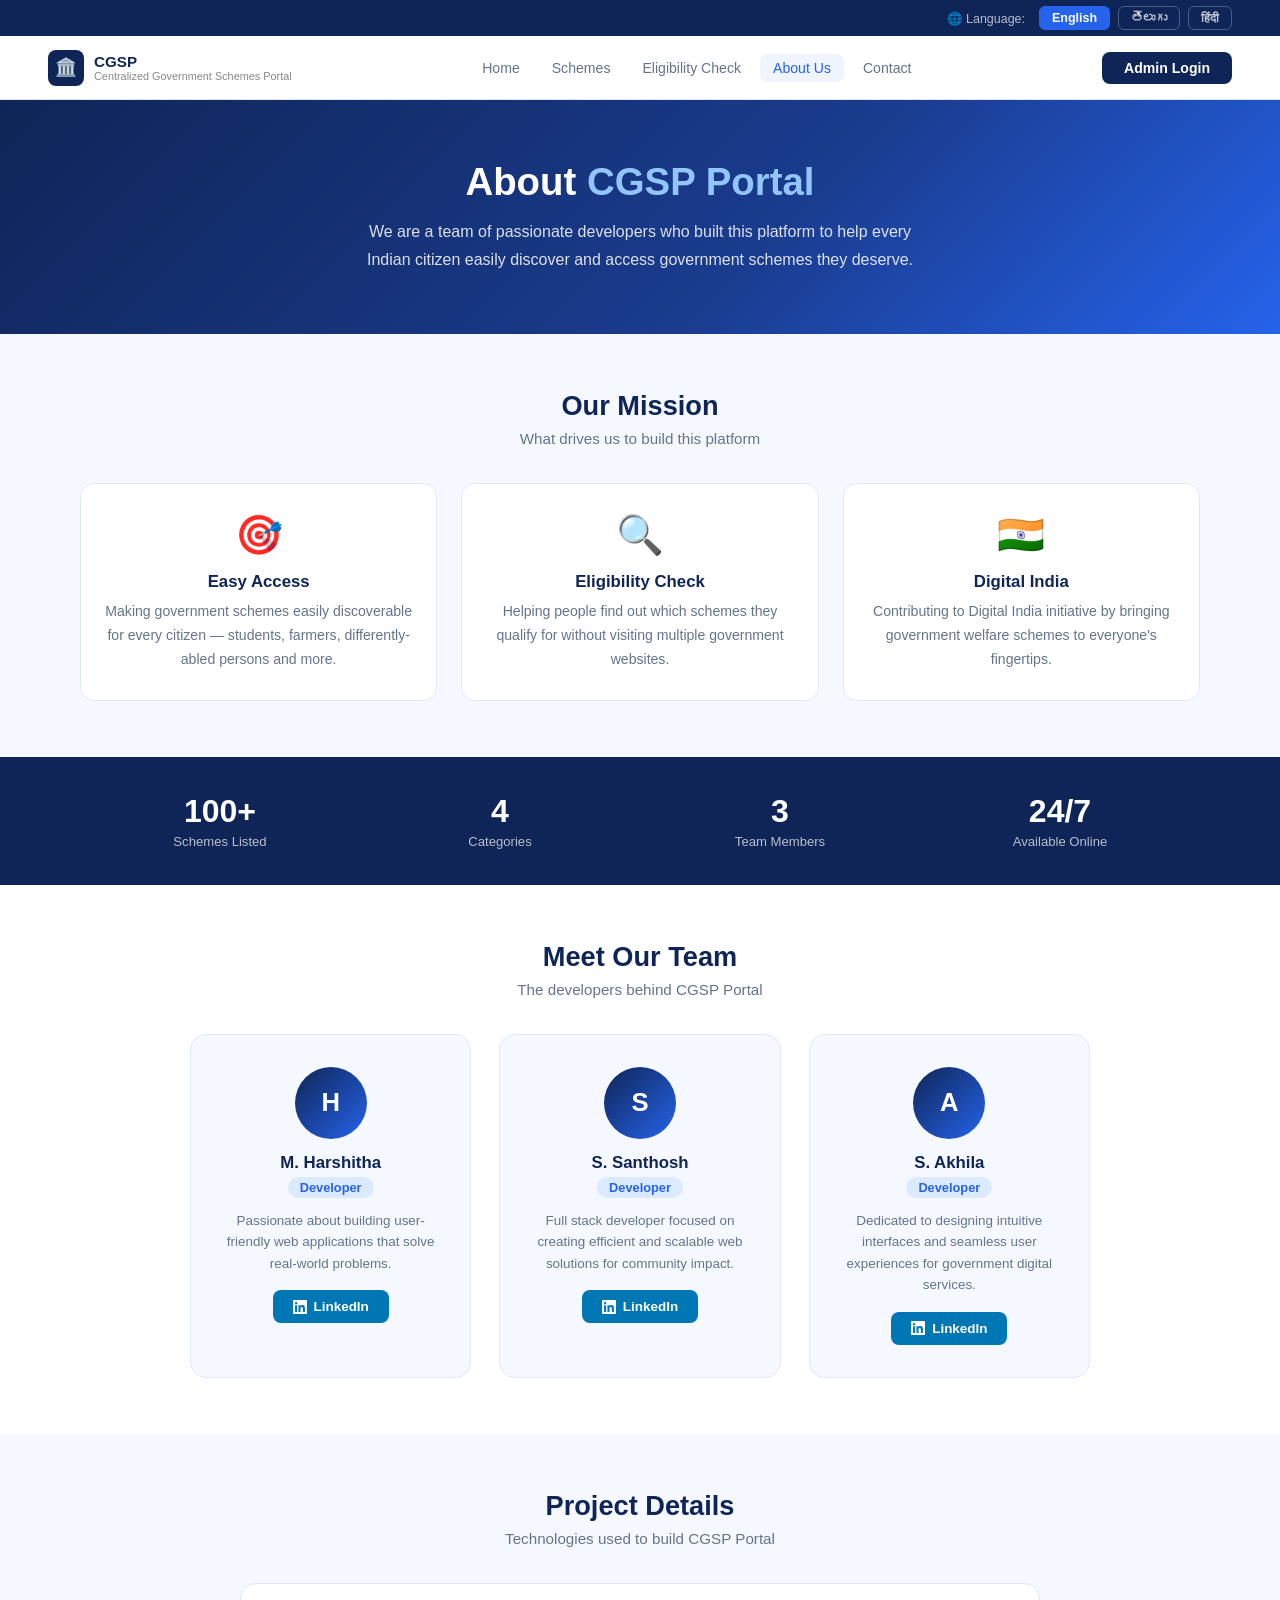
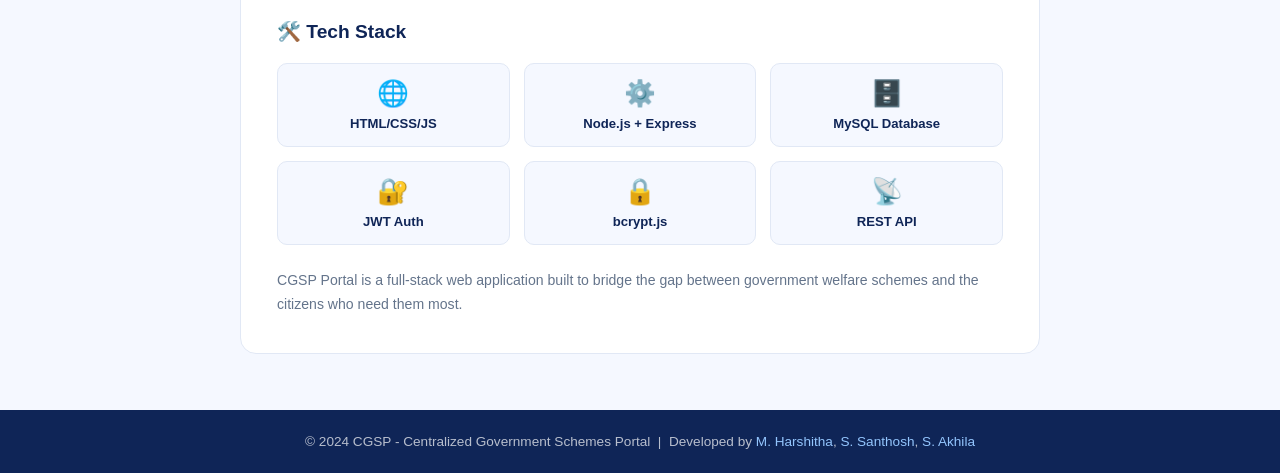
<file: frontend/about.html>
<!DOCTYPE html>
<html lang="en">
<head>
  <meta charset="UTF-8">
  <meta name="viewport" content="width=device-width, initial-scale=1.0">
  <title>About Us - CGSP</title>
  <style>
    * { margin:0; padding:0; box-sizing:border-box; }
    body { font-family:'Segoe UI',sans-serif; background:#f5f8ff; color:#1e293b; }

    /* LANG BAR */
    .lang-bar { background:#0f2557; padding:6px 48px; display:flex; align-items:center; justify-content:flex-end; gap:8px; }
    .lang-bar span { color:rgba(255,255,255,0.7); font-size:0.78rem; margin-right:6px; }
    .lang-btn { background:transparent; color:rgba(255,255,255,0.75); border:1.5px solid rgba(255,255,255,0.25); padding:4px 12px; border-radius:6px; font-size:0.78rem; font-weight:600; cursor:pointer; }
    .lang-btn.active { background:#2563eb; color:#fff; border-color:#2563eb; }

    /* NAV */
    nav { display:flex; align-items:center; justify-content:space-between; padding:0 48px; height:64px; background:#fff; border-bottom:1.5px solid #e1e8f5; position:sticky; top:0; z-index:200; }
    .nav-brand { display:flex; align-items:center; gap:10px; cursor:pointer; }
    .nav-icon { width:36px; height:36px; background:#0f2557; border-radius:8px; display:flex; align-items:center; justify-content:center; font-size:1.1rem; }
    .nav-links { display:flex; gap:6px; list-style:none; }
    .nav-links a { padding:6px 13px; border-radius:7px; font-size:0.88rem; color:#64748b; text-decoration:none; font-weight:500; }
    .nav-links a:hover, .nav-links a.active { color:#2563eb; background:#eff4ff; }
    .btn-admin { background:#0f2557; color:#fff; padding:8px 22px; border-radius:8px; font-size:0.88rem; font-weight:600; text-decoration:none; }
    .hamburger { display:none; flex-direction:column; gap:5px; cursor:pointer; background:none; border:none; padding:4px; }
    .hamburger span { display:block; width:24px; height:2.5px; background:#0f2557; border-radius:3px; }
    .mobile-menu { display:none; position:fixed; top:64px; left:0; right:0; background:#fff; border-bottom:1.5px solid #e1e8f5; padding:16px 24px; z-index:199; box-shadow:0 4px 20px rgba(0,0,0,0.1); flex-direction:column; gap:4px; }
    .mobile-menu.open { display:flex; }
    .mobile-menu a { padding:12px 16px; border-radius:8px; color:#1e293b; text-decoration:none; font-size:0.95rem; border-bottom:1px solid #f0f4ff; }
    .mobile-menu .mob-admin { background:#0f2557; color:#fff; text-align:center; border-radius:8px; margin-top:8px; }

    /* HERO */
    .about-hero { background:linear-gradient(135deg,#0f2557 0%,#1a3c8f 60%,#2563eb 100%); padding:60px 80px; text-align:center; color:#fff; }
    .about-hero h1 { font-size:2.4rem; font-weight:800; margin-bottom:14px; }
    .about-hero h1 span { color:#93c5fd; }
    .about-hero p { font-size:1rem; opacity:0.85; max-width:580px; margin:0 auto; line-height:1.75; }

    /* SECTIONS */
    .section { padding:56px 80px; }
    .section-header { text-align:center; margin-bottom:36px; }
    .section-header h2 { font-size:1.7rem; color:#0f2557; font-weight:800; margin-bottom:8px; }
    .section-header p { color:#64748b; font-size:0.95rem; }

    /* MISSION */
    .mission-grid { display:grid; grid-template-columns:repeat(3,1fr); gap:24px; }
    .mission-card { background:#fff; border-radius:14px; padding:28px 22px; border:1.5px solid #e1e8f5; text-align:center; transition:all 0.22s; }
    .mission-card:hover { box-shadow:0 8px 30px rgba(15,37,87,0.10); transform:translateY(-4px); }
    .mission-icon { font-size:2.4rem; margin-bottom:14px; }
    .mission-card h3 { font-size:1.05rem; color:#0f2557; font-weight:700; margin-bottom:8px; }
    .mission-card p { font-size:0.88rem; color:#64748b; line-height:1.7; }

    /* STATS */
    .stats-strip { background:#0f2557; padding:36px 80px; display:grid; grid-template-columns:repeat(4,1fr); text-align:center; }
    .strip-stat h3 { font-size:2rem; font-weight:800; color:#fff; }
    .strip-stat p { font-size:0.82rem; color:rgba(255,255,255,0.7); margin-top:4px; }

    /* TEAM */
    .team-section { padding:56px 80px; background:#fff; }
    .team-grid { display:grid; grid-template-columns:repeat(3,1fr); gap:28px; max-width:900px; margin:0 auto; }
    .team-card { background:#f5f8ff; border-radius:16px; padding:32px 24px; border:1.5px solid #e1e8f5; text-align:center; transition:all 0.22s; }
    .team-card:hover { box-shadow:0 8px 30px rgba(15,37,87,0.12); transform:translateY(-4px); border-color:#2563eb; }
    .team-avatar { width:72px; height:72px; border-radius:50%; background:linear-gradient(135deg,#0f2557,#2563eb); display:flex; align-items:center; justify-content:center; font-size:1.6rem; margin:0 auto 14px; color:#fff; font-weight:800; }
    .team-card h3 { font-size:1.05rem; color:#0f2557; font-weight:800; margin-bottom:4px; }
    .team-card .role { font-size:0.8rem; color:#2563eb; font-weight:600; margin-bottom:12px; background:#dbeafe; padding:3px 12px; border-radius:12px; display:inline-block; }
    .team-card p { font-size:0.84rem; color:#64748b; line-height:1.6; margin-bottom:16px; }
    .linkedin-btn { display:inline-flex; align-items:center; gap:7px; background:#0077b5; color:#fff; padding:9px 20px; border-radius:8px; text-decoration:none; font-size:0.84rem; font-weight:600; transition:all 0.18s; }
    .linkedin-btn:hover { background:#005885; }

    /* PROJECT */
    .project-section { padding:56px 80px; }
    .project-box { background:#fff; border-radius:16px; padding:36px; border:1.5px solid #e1e8f5; max-width:800px; margin:0 auto; }
    .project-box h3 { font-size:1.2rem; color:#0f2557; font-weight:800; margin-bottom:20px; }
    .tech-grid { display:grid; grid-template-columns:repeat(3,1fr); gap:14px; margin-bottom:24px; }
    .tech-item { background:#f5f8ff; border-radius:10px; padding:14px; text-align:center; border:1.5px solid #e1e8f5; }
    .tech-item .ti { font-size:1.6rem; margin-bottom:6px; }
    .tech-item span { font-size:0.82rem; color:#0f2557; font-weight:600; }

    footer { background:#0f2557; color:rgba(255,255,255,0.7); text-align:center; padding:20px 16px; font-size:0.85rem; line-height:1.7; }
    footer a { color:#93c5fd; text-decoration:none; }

    /* ===== MOBILE ===== */
    @media (max-width: 768px) {
      .lang-bar { padding:6px 16px; justify-content:center; }
      nav { padding:0 16px; height:60px; }
      .nav-links { display:none; }
      .btn-admin { display:none; }
      .hamburger { display:flex; }

      .about-hero { padding:36px 16px; }
      .about-hero h1 { font-size:1.6rem; }
      .about-hero p { font-size:0.88rem; }

      .section { padding:28px 16px; }
      .section-header h2 { font-size:1.3rem; }

      .mission-grid { grid-template-columns:1fr; gap:14px; }
      .mission-card { padding:20px 16px; }

      .stats-strip {
        padding:20px 16px;
        grid-template-columns:repeat(2,1fr);
        gap:16px;
      }
      .strip-stat h3 { font-size:1.4rem; }
      .strip-stat p { font-size:0.72rem; }

      .team-section { padding:28px 16px; }
      .team-grid { grid-template-columns:1fr; gap:16px; max-width:100%; }
      .team-card { padding:24px 16px; }

      .project-section { padding:28px 16px; }
      .project-box { padding:20px 16px; }
      .tech-grid { grid-template-columns:repeat(2,1fr); gap:10px; }
    }

    @media (max-width: 480px) {
      .about-hero h1 { font-size:1.4rem; }
      .stats-strip { grid-template-columns:repeat(2,1fr); }
      .tech-grid { grid-template-columns:repeat(2,1fr); }
    }
  </style>
</head>
<body>

<div class="lang-bar">
  <span>🌐 Language:</span>
  <button class="lang-btn active" onclick="setLang('en')">English</button>
  <button class="lang-btn" onclick="setLang('te')">తెలుగు</button>
  <button class="lang-btn" onclick="setLang('hi')">हिंदी</button>
</div>

<nav>
  <div class="nav-brand" onclick="location.href='index.html'">
    <div class="nav-icon">🏛️</div>
    <div>
      <div style="font-weight:700;color:#0f2557;font-size:0.95rem">CGSP</div>
      <div style="font-size:0.68rem;color:#888">Centralized Government Schemes Portal</div>
    </div>
  </div>
  <ul class="nav-links">
    <li><a href="index.html">Home</a></li>
    <li><a href="schemes.html">Schemes</a></li>
    <li><a href="eligibility.html">Eligibility Check</a></li>
    <li><a href="about.html" class="active">About Us</a></li>
    <li><a href="contact.html">Contact</a></li>
  </ul>
  <a href="admin-login.html" class="btn-admin">Admin Login</a>
  <button class="hamburger" id="hamburger" onclick="toggleMenu()">
    <span></span><span></span><span></span>
  </button>
</nav>

<div class="mobile-menu" id="mobile-menu">
  <a href="index.html">🏠 Home</a>
  <a href="schemes.html">📋 Schemes</a>
  <a href="eligibility.html">✅ Eligibility Check</a>
  <a href="about.html">ℹ️ About Us</a>
  <a href="contact.html">📞 Contact</a>
  <a href="admin-login.html" class="mob-admin">🔐 Admin Login</a>
</div>

<div class="about-hero">
  <h1>About <span>CGSP Portal</span></h1>
  <p>We are a team of passionate developers who built this platform to help every Indian citizen easily discover and access government schemes they deserve.</p>
</div>

<div class="section">
  <div class="section-header">
    <h2>Our Mission</h2>
    <p>What drives us to build this platform</p>
  </div>
  <div class="mission-grid">
    <div class="mission-card">
      <div class="mission-icon">🎯</div>
      <h3>Easy Access</h3>
      <p>Making government schemes easily discoverable for every citizen — students, farmers, differently-abled persons and more.</p>
    </div>
    <div class="mission-card">
      <div class="mission-icon">🔍</div>
      <h3>Eligibility Check</h3>
      <p>Helping people find out which schemes they qualify for without visiting multiple government websites.</p>
    </div>
    <div class="mission-card">
      <div class="mission-icon">🇮🇳</div>
      <h3>Digital India</h3>
      <p>Contributing to Digital India initiative by bringing government welfare schemes to everyone's fingertips.</p>
    </div>
  </div>
</div>

<div class="stats-strip">
  <div class="strip-stat"><h3>100+</h3><p>Schemes Listed</p></div>
  <div class="strip-stat"><h3>4</h3><p>Categories</p></div>
  <div class="strip-stat"><h3>3</h3><p>Team Members</p></div>
  <div class="strip-stat"><h3>24/7</h3><p>Available Online</p></div>
</div>

<div class="team-section">
  <div class="section-header">
    <h2>Meet Our Team</h2>
    <p>The developers behind CGSP Portal</p>
  </div>
  <div class="team-grid">
    <div class="team-card">
      <div class="team-avatar">H</div>
      <h3>M. Harshitha</h3>
      <div class="role">Developer</div>
      <p>Passionate about building user-friendly web applications that solve real-world problems.</p>
      <a href="https://www.linkedin.com/in/harshitha-motu-614300339" target="_blank" class="linkedin-btn">
        <svg width="14" height="14" fill="white" viewBox="0 0 24 24"><path d="M20.447 20.452h-3.554v-5.569c0-1.328-.027-3.037-1.852-3.037-1.853 0-2.136 1.445-2.136 2.939v5.667H9.351V9h3.414v1.561h.046c.477-.9 1.637-1.85 3.37-1.85 3.601 0 4.267 2.37 4.267 5.455v6.286zM5.337 7.433a2.062 2.062 0 0 1-2.063-2.065 2.064 2.064 0 1 1 2.063 2.065zm1.782 13.019H3.555V9h3.564v11.452zM22.225 0H1.771C.792 0 0 .774 0 1.729v20.542C0 23.227.792 24 1.771 24h20.451C23.2 24 24 23.227 24 22.271V1.729C24 .774 23.2 0 22.222 0h.003z"/></svg>
        LinkedIn
      </a>
    </div>
    <div class="team-card">
      <div class="team-avatar">S</div>
      <h3>S. Santhosh</h3>
      <div class="role">Developer</div>
      <p>Full stack developer focused on creating efficient and scalable web solutions for community impact.</p>
      <a href="https://www.linkedin.com/in/santhoshsivamurugan" target="_blank" class="linkedin-btn">
        <svg width="14" height="14" fill="white" viewBox="0 0 24 24"><path d="M20.447 20.452h-3.554v-5.569c0-1.328-.027-3.037-1.852-3.037-1.853 0-2.136 1.445-2.136 2.939v5.667H9.351V9h3.414v1.561h.046c.477-.9 1.637-1.85 3.37-1.85 3.601 0 4.267 2.37 4.267 5.455v6.286zM5.337 7.433a2.062 2.062 0 0 1-2.063-2.065 2.064 2.064 0 1 1 2.063 2.065zm1.782 13.019H3.555V9h3.564v11.452zM22.225 0H1.771C.792 0 0 .774 0 1.729v20.542C0 23.227.792 24 1.771 24h20.451C23.2 24 24 23.227 24 22.271V1.729C24 .774 23.2 0 22.222 0h.003z"/></svg>
        LinkedIn
      </a>
    </div>
    <div class="team-card">
      <div class="team-avatar">A</div>
      <h3>S. Akhila</h3>
      <div class="role">Developer</div>
      <p>Dedicated to designing intuitive interfaces and seamless user experiences for government digital services.</p>
      <a href="https://www.linkedin.com/in/akhila-selvam-6b05b9377" target="_blank" class="linkedin-btn">
        <svg width="14" height="14" fill="white" viewBox="0 0 24 24"><path d="M20.447 20.452h-3.554v-5.569c0-1.328-.027-3.037-1.852-3.037-1.853 0-2.136 1.445-2.136 2.939v5.667H9.351V9h3.414v1.561h.046c.477-.9 1.637-1.85 3.37-1.85 3.601 0 4.267 2.37 4.267 5.455v6.286zM5.337 7.433a2.062 2.062 0 0 1-2.063-2.065 2.064 2.064 0 1 1 2.063 2.065zm1.782 13.019H3.555V9h3.564v11.452zM22.225 0H1.771C.792 0 0 .774 0 1.729v20.542C0 23.227.792 24 1.771 24h20.451C23.2 24 24 23.227 24 22.271V1.729C24 .774 23.2 0 22.222 0h.003z"/></svg>
        LinkedIn
      </a>
    </div>
  </div>
</div>

<div class="project-section">
  <div class="section-header">
    <h2>Project Details</h2>
    <p>Technologies used to build CGSP Portal</p>
  </div>
  <div class="project-box">
    <h3>🛠️ Tech Stack</h3>
    <div class="tech-grid">
      <div class="tech-item"><div class="ti">🌐</div><span>HTML/CSS/JS</span></div>
      <div class="tech-item"><div class="ti">⚙️</div><span>Node.js + Express</span></div>
      <div class="tech-item"><div class="ti">🗄️</div><span>MySQL Database</span></div>
      <div class="tech-item"><div class="ti">🔐</div><span>JWT Auth</span></div>
      <div class="tech-item"><div class="ti">🔒</div><span>bcrypt.js</span></div>
      <div class="tech-item"><div class="ti">📡</div><span>REST API</span></div>
    </div>
    <p style="font-size:0.88rem;color:#64748b;line-height:1.7">CGSP Portal is a full-stack web application built to bridge the gap between government welfare schemes and the citizens who need them most.</p>
  </div>
</div>

<footer>
  <p>© 2024 CGSP - Centralized Government Schemes Portal &nbsp;|&nbsp; Developed by
    <a href="https://www.linkedin.com/in/harshitha-motu-614300339" target="_blank">M. Harshitha</a>,
    <a href="https://www.linkedin.com/in/santhoshsivamurugan" target="_blank">S. Santhosh</a>,
    <a href="https://www.linkedin.com/in/akhila-selvam-6b05b9377" target="_blank">S. Akhila</a>
  </p>
</footer>

<script>
function toggleMenu() {
  document.getElementById('mobile-menu').classList.toggle('open');
  document.getElementById('hamburger').classList.toggle('open');
}
function setLang(lang) {
  localStorage.setItem('cgsp_lang', lang);
  document.querySelectorAll('.lang-btn').forEach(b => b.classList.remove('active'));
  event.target.classList.add('active');
}
window.onload = () => {
  const lang = localStorage.getItem('cgsp_lang') || 'en';
  document.querySelectorAll('.lang-btn').forEach(b => {
    if ((lang==='en'&&b.textContent==='English')||(lang==='te'&&b.textContent==='తెలుగు')||(lang==='hi'&&b.textContent==='हिंदी')) {
      b.classList.add('active');
    } else { b.classList.remove('active'); }
  });
};
</script>
</body>
</html>
</file>
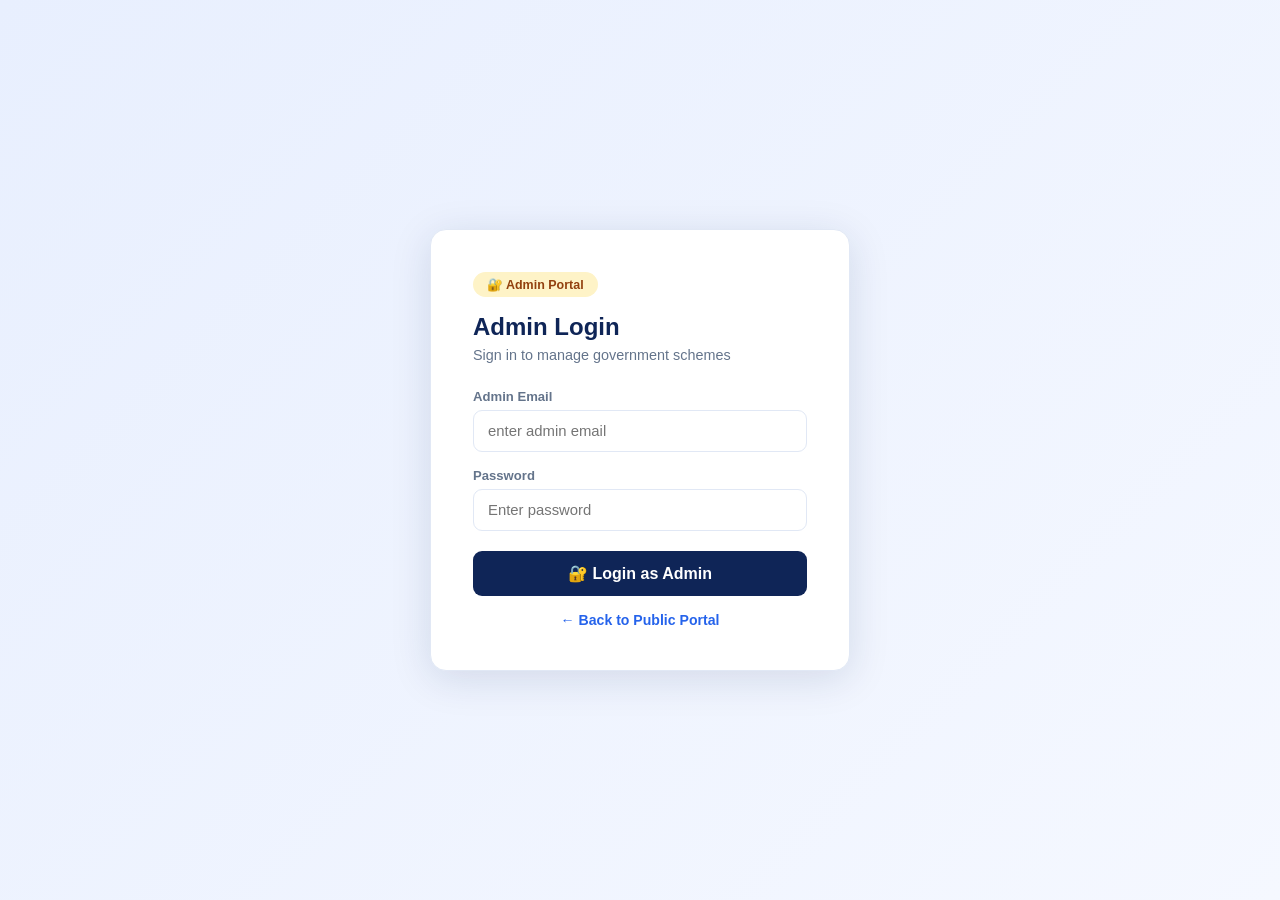
<file: frontend/admin-dashboard.html>
<!DOCTYPE html>
<html lang="en">
<head>
  <meta charset="UTF-8">
  <meta name="viewport" content="width=device-width, initial-scale=1.0">
  <title>Admin Dashboard - cgsp</title>
  <link rel="stylesheet" href="css/style.css">
  <style>
    /* ===== CATEGORY GRID MOBILE FIX ===== */
@media (max-width: 900px) {
  #cat-stats-grid {
    grid-template-columns: repeat(2, 1fr) !important;
    gap: 14px !important;
  }
}

@media (max-width: 768px) {
  /* Admin layout stacked */
  .admin-layout {
    flex-direction: column !important;
  }

  .admin-sidebar {
    width: 100% !important;
    height: auto !important;
    position: static !important;
  }

  .sidebar-nav {
    display: flex !important;
    flex-wrap: wrap !important;
    padding: 8px !important;
    gap: 4px !important;
    border-top: 1px solid rgba(255,255,255,0.1);
  }

  .sidebar-nav a {
    padding: 8px 10px !important;
    font-size: 0.76rem !important;
    border-left: none !important;
    border-radius: 6px !important;
    flex: 1 1 auto !important;
    text-align: center !important;
    min-width: 80px !important;
  }

  .logout-btn {
    position: static !important;
    text-align: center !important;
    padding: 8px !important;
    border-top: 1px solid rgba(255,255,255,0.1);
  }

  .admin-main {
    margin-left: 0 !important;
    padding: 14px !important;
    width: 100% !important;
    overflow-x: hidden !important;
  }

  /* CATEGORY GRID — 2 columns on mobile */
  #cat-stats-grid {
    grid-template-columns: repeat(2, 1fr) !important;
    gap: 12px !important;
    width: 100% !important;
  }

  /* Each category box */
  #cat-stats-grid > div {
    padding: 14px 10px !important;
    border-radius: 10px !important;
    overflow: hidden !important;
  }

  #cat-stats-grid > div > div:first-child {
    font-size: 1.4rem !important;
  }

  #cat-stats-grid > div > div:nth-child(2) {
    font-size: 1.3rem !important;
    font-weight: 800 !important;
  }

  #cat-stats-grid > div > div:last-child {
    font-size: 0.75rem !important;
  }

  /* Stats cards */
  .stat-cards {
    grid-template-columns: repeat(2, 1fr) !important;
    gap: 10px !important;
  }

  .stat-card {
    padding: 14px 10px !important;
    text-align: center !important;
  }

  .stat-card .num {
    font-size: 1.6rem !important;
  }

  .stat-card .lbl {
    font-size: 0.76rem !important;
  }

  /* Section cards */
  .section-card {
    padding: 16px !important;
    margin-bottom: 14px !important;
  }

  .section-card h2 {
    font-size: 0.92rem !important;
    margin-bottom: 14px !important;
  }

  /* Topbar */
  .admin-topbar {
    flex-direction: column !important;
    align-items: flex-start !important;
    gap: 4px !important;
    margin-bottom: 14px !important;
  }

  .admin-topbar h1 {
    font-size: 1.2rem !important;
  }

  /* Form */
  .form-grid {
    grid-template-columns: 1fr !important;
    gap: 12px !important;
  }

  .form-full {
    grid-column: 1 !important;
  }

  /* Table */
  table {
    font-size: 0.74rem !important;
    min-width: 480px !important;
  }

  th, td {
    padding: 7px 8px !important;
    white-space: nowrap !important;
  }

  /* Quick action buttons */
  .apply-bar,
  div[style*="display:flex;gap:12px"] {
    flex-direction: column !important;
    gap: 8px !important;
  }

  .btn-success {
    width: 100% !important;
    text-align: center !important;
  }

  .btn-edit {
    width: 100% !important;
    text-align: center !important;
    margin-right: 0 !important;
  }

  /* Edit modal */
  #edit-modal > div {
    margin: 8px !important;
    padding: 16px !important;
    width: calc(100% - 16px) !important;
  }
}

@media (max-width: 480px) {
  #cat-stats-grid {
    grid-template-columns: repeat(2, 1fr) !important;
    gap: 10px !important;
  }

  .stat-cards {
    grid-template-columns: repeat(2, 1fr) !important;
  }

  .sidebar-nav a {
    font-size: 0.7rem !important;
    padding: 6px 8px !important;
    min-width: 70px !important;
  }
}
    body { background:#f5f8ff; }
    .admin-layout { display:flex; min-height:100vh; }
    .admin-sidebar {
      width:240px; background:#0f2557; color:#fff;
      padding:0; flex-shrink:0; position:fixed;
      height:100vh; overflow-y:auto;
    }
    .sidebar-logo {
      padding:24px 20px; border-bottom:1px solid rgba(255,255,255,0.1);
    }
    .sidebar-logo h2 { font-size:1.1rem; font-weight:800; }
    .sidebar-logo p { font-size:0.72rem; opacity:0.6; margin-top:2px; }
    .admin-badge-side {
      background:#f59e0b; color:#000;
      font-size:0.65rem; font-weight:700;
      padding:2px 8px; border-radius:10px;
      display:inline-block; margin-top:6px;
    }
    .sidebar-nav { padding:16px 0; }
    .sidebar-nav a {
      display:flex; align-items:center; gap:10px;
      padding:12px 22px; color:rgba(255,255,255,0.7);
      text-decoration:none; font-size:0.9rem;
      cursor:pointer; transition:all 0.18s; font-weight:500;
    }
    .sidebar-nav a:hover, .sidebar-nav a.active {
      background:rgba(255,255,255,0.1); color:#fff;
      border-left:3px solid #60a5fa;
    }
    .admin-main {
      margin-left:240px; flex:1; padding:32px 36px;
    }
    .admin-topbar {
      display:flex; justify-content:space-between;
      align-items:center; margin-bottom:28px;
    }
    .admin-topbar h1 { font-size:1.5rem; color:#0f2557; font-weight:800; }
    .admin-topbar span { font-size:0.88rem; color:#64748b; }
    .stat-cards {
      display:grid; grid-template-columns:repeat(4,1fr);
      gap:18px; margin-bottom:28px;
    }
    .stat-card {
      background:#fff; border-radius:12px; padding:22px;
      border:1.5px solid #e1e8f5; text-align:center;
    }
    .stat-card .num { font-size:2.2rem; font-weight:800; font-family:'Sora',sans-serif; }
    .stat-card .lbl { font-size:0.82rem; color:#64748b; margin-top:4px; }
    .section-card {
      background:#fff; border-radius:12px; padding:24px;
      border:1.5px solid #e1e8f5; margin-bottom:24px;
    }
    .section-card h2 {
      font-size:1.1rem; color:#0f2557; font-weight:700;
      margin-bottom:20px; padding-bottom:12px;
      border-bottom:1.5px solid #e1e8f5;
    }
    .form-grid { display:grid; grid-template-columns:1fr 1fr; gap:16px; }
    .form-group { display:flex; flex-direction:column; gap:5px; }
    .form-group label { font-size:0.82rem; font-weight:600; color:#64748b; }
    .form-group input, .form-group select, .form-group textarea {
      padding:10px 13px; border:1.5px solid #e1e8f5;
      border-radius:8px; font-size:0.88rem;
      font-family:'DM Sans',sans-serif; color:#1e293b;
      transition:border-color 0.18s;
    }
    .form-group input:focus, .form-group select:focus,
    .form-group textarea:focus {
      outline:none; border-color:#2563eb;
    }
    .form-group textarea { resize:vertical; min-height:80px; }
    .form-full { grid-column:1/-1; }
    .btn-success {
      background:#16a34a; color:#fff; padding:11px 24px;
      border-radius:8px; border:none; cursor:pointer;
      font-size:0.9rem; font-weight:600;
      font-family:'Sora',sans-serif; transition:all 0.18s;
    }
    .btn-success:hover { background:#15803d; }
    .btn-danger {
      background:#dc2626; color:#fff; padding:7px 14px;
      border-radius:7px; border:none; cursor:pointer;
      font-size:0.82rem; font-weight:600; transition:all 0.18s;
    }
    .btn-danger:hover { background:#b91c1c; }
    .btn-edit {
      background:#2563eb; color:#fff; padding:7px 14px;
      border-radius:7px; border:none; cursor:pointer;
      font-size:0.82rem; font-weight:600; transition:all 0.18s;
      margin-right:6px;
    }
    .btn-edit:hover { background:#1d4ed8; }
    table { width:100%; border-collapse:collapse; }
    th {
      background:#f5f8ff; padding:12px 14px;
      text-align:left; font-size:0.82rem;
      font-weight:700; color:#64748b;
      border-bottom:1.5px solid #e1e8f5;
    }
    td {
      padding:12px 14px; font-size:0.88rem;
      border-bottom:1px solid #f0f4ff; color:#1e293b;
    }
    tr:hover td { background:#f8faff; }
    .badge { display:inline-block; padding:3px 10px; border-radius:12px; font-size:0.72rem; font-weight:700; }
    .badge-s { background:#dbeafe; color:#1d4ed8; }
    .badge-a { background:#dcfce7; color:#15803d; }
    .badge-d { background:#ede9fe; color:#7c3aed; }
    .badge-h { background:#fee2e2; color:#b91c1c; }
    .badge-active { background:#dcfce7; color:#15803d; }
    .badge-inactive { background:#fee2e2; color:#b91c1c; }
    .msg { padding:10px 14px; border-radius:8px; margin-bottom:14px; font-size:0.88rem; display:none; }
    .msg.success { background:#dcfce7; color:#166534; }
    .msg.error { background:#fee2e2; color:#b91c1c; }
    .search-bar { padding:9px 14px; border:1.5px solid #e1e8f5; border-radius:8px; width:260px; font-size:0.88rem; margin-bottom:16px; }
    .page-section { display:none; }
    .page-section.active { display:block; }
    .logout-btn {
      position:absolute; bottom:20px; left:0; right:0;
      text-align:center;
    }
    .logout-btn a {
      color:rgba(255,255,255,0.6); font-size:0.88rem;
      cursor:pointer; padding:10px 22px;
    }
    .logout-btn a:hover { color:#fff; }

    /* ===== ADMIN MOBILE FIX ===== */
@media (max-width: 768px) {
  .admin-layout {
    flex-direction: column !important;
  }

  .admin-sidebar {
    width: 100% !important;
    height: auto !important;
    position: static !important;
    padding: 12px 0 0 0 !important;
  }

  .sidebar-logo {
    padding: 12px 16px !important;
  }

  .sidebar-logo h2 {
    font-size: 0.95rem !important;
  }

  .sidebar-nav {
    display: flex !important;
    flex-wrap: wrap !important;
    padding: 8px !important;
    gap: 4px !important;
  }

  .sidebar-nav a {
    padding: 8px 12px !important;
    font-size: 0.78rem !important;
    border-left: none !important;
    border-radius: 8px !important;
    flex: 1 1 auto !important;
    text-align: center !important;
    min-width: 100px !important;
  }

  .logout-btn {
    position: static !important;
    text-align: center !important;
    padding: 8px !important;
  }

  .admin-main {
    margin-left: 0 !important;
    padding: 16px !important;
    width: 100% !important;
  }

  .admin-topbar {
    flex-direction: column !important;
    gap: 6px !important;
    margin-bottom: 16px !important;
  }

  .admin-topbar h1 {
    font-size: 1.2rem !important;
  }

  .stat-cards {
    grid-template-columns: repeat(2, 1fr) !important;
    gap: 10px !important;
  }

  .stat-card {
    padding: 14px 10px !important;
  }

  .stat-card .num {
    font-size: 1.6rem !important;
  }

  .section-card {
    padding: 16px !important;
  }

  .section-card h2 {
    font-size: 0.95rem !important;
  }

  /* Category stats grid */
  .section-card > div[style*="grid-template-columns: repeat(4"] {
    grid-template-columns: repeat(2, 1fr) !important;
  }

  /* Form grid */
  .form-grid {
    grid-template-columns: 1fr !important;
  }

  .form-full {
    grid-column: 1 !important;
  }

  /* Table */
  .overflow-x-auto, table {
    overflow-x: auto !important;
    display: block !important;
    width: 100% !important;
  }

  table {
    font-size: 0.75rem !important;
    min-width: 500px !important;
  }

  th, td {
    padding: 8px 8px !important;
    white-space: nowrap !important;
  }

  /* Edit modal */
  #edit-modal > div {
    margin: 10px !important;
    padding: 16px !important;
  }

  /* Quick action buttons */
  .section-card > div[style*="display:flex"] {
    flex-direction: column !important;
    gap: 8px !important;
  }

  .btn-success, .btn-edit {
    width: 100% !important;
    text-align: center !important;
  }
}

@media (max-width: 480px) {
  .stat-cards {
    grid-template-columns: 1fr 1fr !important;
  }

  .sidebar-nav a {
    font-size: 0.72rem !important;
    padding: 6px 8px !important;
    min-width: 80px !important;
  }
}
@media (max-width: 768px) {
  #cat-stats-grid {
    grid-template-columns: repeat(2, 1fr) !important;
    gap: 12px !important;
  }
}
  </style>
</head>
<body>

<div class="admin-layout">
  <!-- SIDEBAR -->
  <div class="admin-sidebar">
    <div class="sidebar-logo">
      <h2>🏛️ cgsp Admin</h2>
      <p>centralized Government Scheme Portal</p>
      <div class="admin-badge-side">ADMIN PANEL</div>
    </div>
    <div class="sidebar-nav">
      <a class="active" onclick="showSection('dashboard',this)">📊 Dashboard</a>
      <a onclick="showSection('add-scheme',this)">➕ Add New Scheme</a>
      <a onclick="showSection('manage-schemes',this)">📋 Manage Schemes</a>
      <a onclick="showSection('categories',this)">🗂️ By Category</a>
    </div>
    <div class="logout-btn">
      <a onclick="adminLogout()">🚪 Logout</a>
    </div>
  </div>

  <!-- MAIN CONTENT -->
  <div class="admin-main">
    <div class="admin-topbar">
      <h1 id="page-title">Dashboard</h1>
      <span id="admin-name">👤 Admin</span>
    </div>

    <!-- DASHBOARD SECTION -->
    <div class="page-section active" id="sec-dashboard">
      <div class="stat-cards">
        <div class="stat-card">
          <div class="num" style="color:#2563eb" id="stat-total">-</div>
          <div class="lbl">Total Schemes</div>
        </div>
        <div class="stat-card">
          <div class="num" style="color:#16a34a" id="stat-active">-</div>
          <div class="lbl">Active Schemes</div>
        </div>
        <div class="stat-card">
          <div class="num" style="color:#7c3aed" id="stat-student">-</div>
          <div class="lbl">Student Schemes</div>
        </div>
        <div class="stat-card">
          <div class="num" style="color:#d97706" id="stat-health">-</div>
          <div class="lbl">Health Schemes</div>
        </div>
      </div>
      <div class="section-card">
        <h2>📊 Schemes by Category</h2>
       <div style="display:grid;grid-template-columns:repeat(4,1fr);gap:16px" id="cat-stats-grid"></div>
          <div style="background:#eff6ff;border-radius:10px;padding:18px;text-align:center">
            <div style="font-size:1.8rem">🎓</div>
            <div style="font-size:1.5rem;font-weight:800;color:#1d4ed8" id="cat-student">-</div>
            <div style="font-size:0.85rem;color:#64748b">Student</div>
          </div>
          <div style="background:#f0fdf4;border-radius:10px;padding:18px;text-align:center">
            <div style="font-size:1.8rem">🌱</div>
            <div style="font-size:1.5rem;font-weight:800;color:#15803d" id="cat-agri">-</div>
            <div style="font-size:0.85rem;color:#64748b">Agriculture</div>
          </div>
          <div style="background:#f5f3ff;border-radius:10px;padding:18px;text-align:center">
            <div style="font-size:1.8rem">♿</div>
            <div style="font-size:1.5rem;font-weight:800;color:#7c3aed" id="cat-disabled">-</div>
            <div style="font-size:0.85rem;color:#64748b">Physically Challenged</div>
          </div>
          <div style="background:#fff1f2;border-radius:10px;padding:18px;text-align:center">
            <div style="font-size:1.8rem">❤️</div>
            <div style="font-size:1.5rem;font-weight:800;color:#b91c1c" id="cat-health">-</div>
            <div style="font-size:0.85rem;color:#64748b">Health & Wellness</div>
          </div>
        </div>
      </div>
      <div class="section-card">
        <h2>⚡ Quick Actions</h2>
        <div style="display:flex;gap:12px">
          <button class="btn-success" onclick="showSection('add-scheme',null)">➕ Add New Scheme</button>
          <button class="btn-edit" onclick="showSection('manage-schemes',null)">📋 Manage All Schemes</button>
        </div>
      </div>
    </div>

    <!-- ADD SCHEME SECTION -->
    <div class="page-section" id="sec-add-scheme">
      <div class="section-card">
        <h2>➕ Add New Government Scheme</h2>
        <div id="add-msg" class="msg"></div>
        <div class="form-grid">
          <div class="form-group form-full">
            <label>Scheme Title *</label>
            <input type="text" id="s-title" placeholder="e.g. Post Matric Scholarship Scheme">
          </div>
          <div class="form-group form-full">
            <label>Description *</label>
            <textarea id="s-desc" placeholder="Brief description of the scheme..."></textarea>
          </div>
          <div class="form-group">
            <label>Category *</label>
            <select id="s-category">
              <option value="">Select Category</option>
              <option>Student</option>
              <option>Agriculture</option>
              <option>Physically Challenged</option>
              <option>Health & Wellness</option>
            </select>
          </div>
          <div class="form-group">
            <label>Department *</label>
            <input type="text" id="s-dept" placeholder="e.g. Ministry of Education">
          </div>
          <div class="form-group">
            <label>Income Limit</label>
            <input type="text" id="s-income" placeholder="e.g. Up to ₹2.5 Lakh">
          </div>
          <div class="form-group">
            <label>Benefit Amount *</label>
            <input type="text" id="s-benefit" placeholder="e.g. Up to ₹1,25,000">
          </div>
          <div class="form-group">
            <label>Application Mode</label>
            <select id="s-mode">
              <option>Online</option>
              <option>Offline</option>
              <option>Both</option>
            </select>
          </div>
          <div class="form-group">
            
            <label>Official Link * <span style="color:#16a34a;font-size:0.78rem">(Required - users will apply here)</span></label>
<input type="url" id="s-link" placeholder="https://official-government-website.gov.in" required>
          </div>
          <div class="form-group form-full">
            <label>Eligibility Criteria (comma separated)</label>
            <textarea id="s-eligibility" placeholder="e.g. SC/ST/OBC students, Income below 2.5 lakh, Studying in recognized institution"></textarea>
          </div>
          <div class="form-group form-full">
            <label>Key Benefits (comma separated)</label>
            <textarea id="s-benefits" placeholder="e.g. Tuition fee reimbursement, Book allowance, Maintenance allowance"></textarea>
          </div>
          <div class="form-group form-full">
            <label>Required Documents (comma separated)</label>
            <textarea id="s-docs" placeholder="e.g. Aadhaar Card, Income Certificate, Marksheet"></textarea>
          </div>
        </div>
        <div style="margin-top:20px;display:flex;gap:12px">
          <button class="btn-success" onclick="addScheme()">✅ Add Scheme</button>
          <button class="btn-outline" onclick="clearForm()">🔄 Clear Form</button>
        </div>
      </div>
    </div>

    <!-- MANAGE SCHEMES SECTION -->
    <div class="page-section" id="sec-manage-schemes">
      <div class="section-card">
        <h2>📋 All Schemes</h2>
        <input type="text" class="search-bar" placeholder="Search schemes..." oninput="searchSchemes(this.value)">
        <div id="manage-msg" class="msg"></div>
        <div style="overflow-x:auto">
          <table id="schemes-table">
            <thead>
              <tr>
                <th>#</th>
                <th>Title</th>
                <th>Category</th>
                <th>Benefit</th>
                <th>Status</th>
                <th>Actions</th>
              </tr>
            </thead>
            <tbody id="schemes-tbody">
              <tr><td colspan="6" style="text-align:center;color:#888;padding:30px">Loading...</td></tr>
            </tbody>
          </table>
        </div>
      </div>
    </div>

    <!-- CATEGORIES SECTION -->
    <div class="page-section" id="sec-categories">
      <div style="display:grid;grid-template-columns:1fr 1fr;gap:20px">
        <div class="section-card">
          <h2>🎓 Student Schemes</h2>
          <div id="cat-list-student"></div>
        </div>
        <div class="section-card">
          <h2>🌱 Agriculture Schemes</h2>
          <div id="cat-list-agri"></div>
        </div>
        <div class="section-card">
          <h2>♿ Physically Challenged</h2>
          <div id="cat-list-disabled"></div>
        </div>
        <div class="section-card">
          <h2>❤️ Health & Wellness</h2>
          <div id="cat-list-health"></div>
        </div>
      </div>
    </div>

  </div>
</div>
<!-- EDIT MODAL -->
<div id="edit-modal" style="display:none;position:fixed;top:0;left:0;right:0;bottom:0;background:rgba(0,0,0,0.5);z-index:999;overflow-y:auto">
  <div style="background:#fff;border-radius:14px;padding:30px;max-width:700px;margin:40px auto">
    <h3 style="color:#0f2557;margin-bottom:20px;font-size:1.2rem">✏️ Edit Scheme</h3>
    <input type="hidden" id="edit-id">
    <div class="form-grid">
      <div class="form-group form-full"><label>Title</label><input type="text" id="edit-title"></div>
      <div class="form-group form-full"><label>Description</label><textarea id="edit-desc"></textarea></div>
      <div class="form-group"><label>Category</label>
        <select id="edit-category">
          <option>Student</option><option>Agriculture</option>
          <option>Physically Challenged</option><option>Health & Wellness</option>
        </select>
      </div>
      <div class="form-group"><label>Department</label><input type="text" id="edit-dept"></div>
      <div class="form-group"><label>Income Limit</label><input type="text" id="edit-income"></div>
      <div class="form-group"><label>Benefit Amount</label><input type="text" id="edit-benefit"></div>
      <div class="form-group"><label>Official Link</label><input type="url" id="edit-link"></div>
      <div class="form-group"><label>Status</label>
        <select id="edit-status"><option value="active">Active</option><option value="inactive">Inactive</option></select>
      </div>
      <div class="form-group form-full"><label>Eligibility Criteria</label><textarea id="edit-eligibility"></textarea></div>
      <div class="form-group form-full"><label>Key Benefits</label><textarea id="edit-benefits"></textarea></div>
      <div class="form-group form-full"><label>Required Documents</label><textarea id="edit-docs"></textarea></div>
    </div>
    <div style="display:flex;gap:12px;margin-top:20px">
      <button class="btn-success" onclick="saveEdit()">💾 Save Changes</button>
      <button class="btn-danger" onclick="closeModal()">✕ Cancel</button>
    </div>
  </div>
</div>

<script>
const API = 'https://cgsp-portal.onrender.com/api';
let allSchemes = [];

// Check admin auth
window.onload = () => {
  const token = localStorage.getItem('adminToken');
  const admin = JSON.parse(localStorage.getItem('adminUser') || 'null');
  if (!token || !admin) {
    window.location.href = 'admin-login.html';
    return;
  }
  document.getElementById('admin-name').textContent = `👤 ${admin.username}`;
  loadStats();
  loadSchemes();
};

function getToken() {
  return localStorage.getItem('adminToken');
}

// Show section
function showSection(name, el) {
  document.querySelectorAll('.page-section').forEach(s => s.classList.remove('active'));
  document.querySelectorAll('.sidebar-nav a').forEach(a => a.classList.remove('active'));
  document.getElementById('sec-' + name).classList.add('active');
  if (el) el.classList.add('active');
  const titles = {
    'dashboard': 'Dashboard',
    'add-scheme': 'Add New Scheme',
    'manage-schemes': 'Manage Schemes',
    'categories': 'Schemes by Category'
  };
  document.getElementById('page-title').textContent = titles[name] || name;
  if (name === 'manage-schemes') renderTable(allSchemes);
  if (name === 'categories') renderCategories();
}

// Load stats
async function loadStats() {
  try {
    const res = await fetch(`${API}/schemes/admin/stats`, {
      headers: { 'Authorization': `Bearer ${getToken()}` }
    });
    const data = await res.json();
    document.getElementById('stat-total').textContent = data.total;
    document.getElementById('stat-active').textContent = data.active;
    document.getElementById('stat-student').textContent = data.student;
    document.getElementById('stat-health').textContent = data.health;
    document.getElementById('cat-student').textContent = data.student;
    document.getElementById('cat-agri').textContent = data.agriculture;
    document.getElementById('cat-disabled').textContent = data.disabled;
    document.getElementById('cat-health').textContent = data.health;
  } catch (err) {
    console.error('Stats error:', err);
  }
}

// Load all schemes
async function loadSchemes() {
  try {
    const res = await fetch(`${API}/schemes/admin/all`, {
      headers: { 'Authorization': `Bearer ${getToken()}` }
    });
    allSchemes = await res.json();
    renderTable(allSchemes);
  } catch (err) {
    console.error('Load schemes error:', err);
  }
}

const BADGE = {
  'Student': 'badge-s',
  'Agriculture': 'badge-a',
  'Physically Challenged': 'badge-d',
  'Health & Wellness': 'badge-h'
};

// Render table
function renderTable(schemes) {
  const tbody = document.getElementById('schemes-tbody');
  if (!schemes.length) {
    tbody.innerHTML = '<tr><td colspan="6" style="text-align:center;color:#888;padding:30px">No schemes found</td></tr>';
    return;
  }
  tbody.innerHTML = schemes.map((s, i) => `
    <tr>
      <td>${i + 1}</td>
      <td><strong>${s.title}</strong><br><span style="font-size:0.78rem;color:#888">${s.department || ''}</span></td>
      <td><span class="badge ${BADGE[s.category] || ''}">${s.category}</span></td>
      <td style="color:#16a34a;font-weight:600">${s.benefit_amount || '-'}</td>
      <td><span class="badge ${s.status === 'active' ? 'badge-active' : 'badge-inactive'}">${s.status}</span></td>
      <td>
        <button class="btn-edit" onclick="openEdit(${s.id})">✏️ Edit</button>
        <button class="btn-danger" onclick="deleteScheme(${s.id}, '${s.title.replace(/'/g, "\\'")}')">🗑️ Delete</button>
      </td>
    </tr>
  `).join('');
}

// Search
function searchSchemes(q) {
  const filtered = allSchemes.filter(s =>
    s.title.toLowerCase().includes(q.toLowerCase()) ||
    s.category.toLowerCase().includes(q.toLowerCase())
  );
  renderTable(filtered);
}

// Add scheme
async function addScheme() {
  const msg = document.getElementById('add-msg');
  const body = {
    title: document.getElementById('s-title').value,
    description: document.getElementById('s-desc').value,
    category: document.getElementById('s-category').value,
    department: document.getElementById('s-dept').value,
    income_limit: document.getElementById('s-income').value,
    benefit_amount: document.getElementById('s-benefit').value,
    application_mode: document.getElementById('s-mode').value,
    eligibility_criteria: document.getElementById('s-eligibility').value,
    key_benefits: document.getElementById('s-benefits').value,
    required_documents: document.getElementById('s-docs').value,
    official_link: document.getElementById('s-link').value
  };

   if (!body.title || !body.category || !body.description || !body.benefit_amount) {
    msg.textContent = '⚠️ Please fill all required fields (Title, Category, Description, Benefit)';
    msg.className = 'msg error';
    msg.style.display = 'block';
    return;
  }

  if (!body.official_link || !body.official_link.startsWith('http')) {
    msg.textContent = '⚠️ Please add a valid Official Link starting with https://';
    msg.className = 'msg error';
    msg.style.display = 'block';
    return;
  }

  try {
    const res = await fetch(`${API}/schemes/admin/add`, {
      method: 'POST',
      headers: {
        'Content-Type': 'application/json',
        'Authorization': `Bearer ${getToken()}`
      },
      body: JSON.stringify(body)
    });
    const data = await res.json();
    if (!res.ok) {
      msg.textContent = data.message;
      msg.className = 'msg error';
    } else {
      msg.textContent = '✅ Scheme added successfully!';
      msg.className = 'msg success';
      clearForm();
      loadSchemes();
      loadStats();
    }
    msg.style.display = 'block';
    setTimeout(() => msg.style.display = 'none', 3000);
  } catch {
    msg.textContent = 'Server error. Try again.';
    msg.className = 'msg error';
    msg.style.display = 'block';
  }
}

// Clear form
function clearForm() {
  ['s-title','s-desc','s-category','s-dept','s-income',
   's-benefit','s-mode','s-link','s-eligibility','s-benefits','s-docs']
  .forEach(id => {
    const el = document.getElementById(id);
    if (el) el.value = '';
  });
}

// Open edit modal
function openEdit(id) {
  const s = allSchemes.find(x => x.id === id);
  if (!s) return;
  document.getElementById('edit-id').value = s.id;
  document.getElementById('edit-title').value = s.title || '';
  document.getElementById('edit-desc').value = s.description || '';
  document.getElementById('edit-category').value = s.category || '';
  document.getElementById('edit-dept').value = s.department || '';
  document.getElementById('edit-income').value = s.income_limit || '';
  document.getElementById('edit-benefit').value = s.benefit_amount || '';
  document.getElementById('edit-link').value = s.official_link || '';
  document.getElementById('edit-status').value = s.status || 'active';
  document.getElementById('edit-eligibility').value = s.eligibility_criteria || '';
  document.getElementById('edit-benefits').value = s.key_benefits || '';
  document.getElementById('edit-docs').value = s.required_documents || '';
  document.getElementById('edit-modal').style.display = 'block';
}

function closeModal() {
  document.getElementById('edit-modal').style.display = 'none';
}

// Save edit
async function saveEdit() {
  const id = document.getElementById('edit-id').value;
  const body = {
    title: document.getElementById('edit-title').value,
    description: document.getElementById('edit-desc').value,
    category: document.getElementById('edit-category').value,
    department: document.getElementById('edit-dept').value,
    income_limit: document.getElementById('edit-income').value,
    benefit_amount: document.getElementById('edit-benefit').value,
    application_mode: 'Online',
    eligibility_criteria: document.getElementById('edit-eligibility').value,
    key_benefits: document.getElementById('edit-benefits').value,
    required_documents: document.getElementById('edit-docs').value,
    official_link: document.getElementById('edit-link').value,
    status: document.getElementById('edit-status').value
  };
  try {
    const res = await fetch(`${API}/schemes/admin/update/${id}`, {
      method: 'PUT',
      headers: {
        'Content-Type': 'application/json',
        'Authorization': `Bearer ${getToken()}`
      },
      body: JSON.stringify(body)
    });
    const data = await res.json();
    closeModal();
    const msg = document.getElementById('manage-msg');
    msg.textContent = '✅ ' + data.message;
    msg.className = 'msg success';
    msg.style.display = 'block';
    setTimeout(() => msg.style.display = 'none', 3000);
    loadSchemes();
    loadStats();
  } catch {
    alert('Update failed. Try again.');
  }
}

// Delete scheme
async function deleteScheme(id, title) {
  if (!confirm(`Delete "${title}"? This cannot be undone.`)) return;
  try {
    const res = await fetch(`${API}/schemes/admin/delete/${id}`, {
      method: 'DELETE',
      headers: { 'Authorization': `Bearer ${getToken()}` }
    });
    const data = await res.json();
    const msg = document.getElementById('manage-msg');
    msg.textContent = '✅ ' + data.message;
    msg.className = 'msg success';
    msg.style.display = 'block';
    setTimeout(() => msg.style.display = 'none', 3000);
    loadSchemes();
    loadStats();
  } catch {
    alert('Delete failed. Try again.');
  }
}

// Render categories
function renderCategories() {
  const cats = {
    'Student': 'cat-list-student',
    'Agriculture': 'cat-list-agri',
    'Physically Challenged': 'cat-list-disabled',
    'Health & Wellness': 'cat-list-health'
  };
  Object.entries(cats).forEach(([cat, elId]) => {
    const filtered = allSchemes.filter(s => s.category === cat);
    const el = document.getElementById(elId);
    el.innerHTML = filtered.length
      ? filtered.map(s => `
          <div style="padding:10px 0;border-bottom:1px solid #f0f4ff;font-size:0.88rem">
            <strong>${s.title}</strong>
            <span class="badge ${s.status === 'active' ? 'badge-active' : 'badge-inactive'}" style="margin-left:8px">${s.status}</span>
            <div style="color:#64748b;font-size:0.78rem;margin-top:2px">${s.benefit_amount || '-'}</div>
          </div>`).join('')
      : '<p style="color:#888;font-size:0.88rem">No schemes in this category</p>';
  });
}

// Logout
function adminLogout() {
  localStorage.removeItem('adminToken');
  localStorage.removeItem('adminUser');
  window.location.href = 'admin-login.html';
}
</script>
<script src="js/main.js"></script>
</body>
</html>
</file>
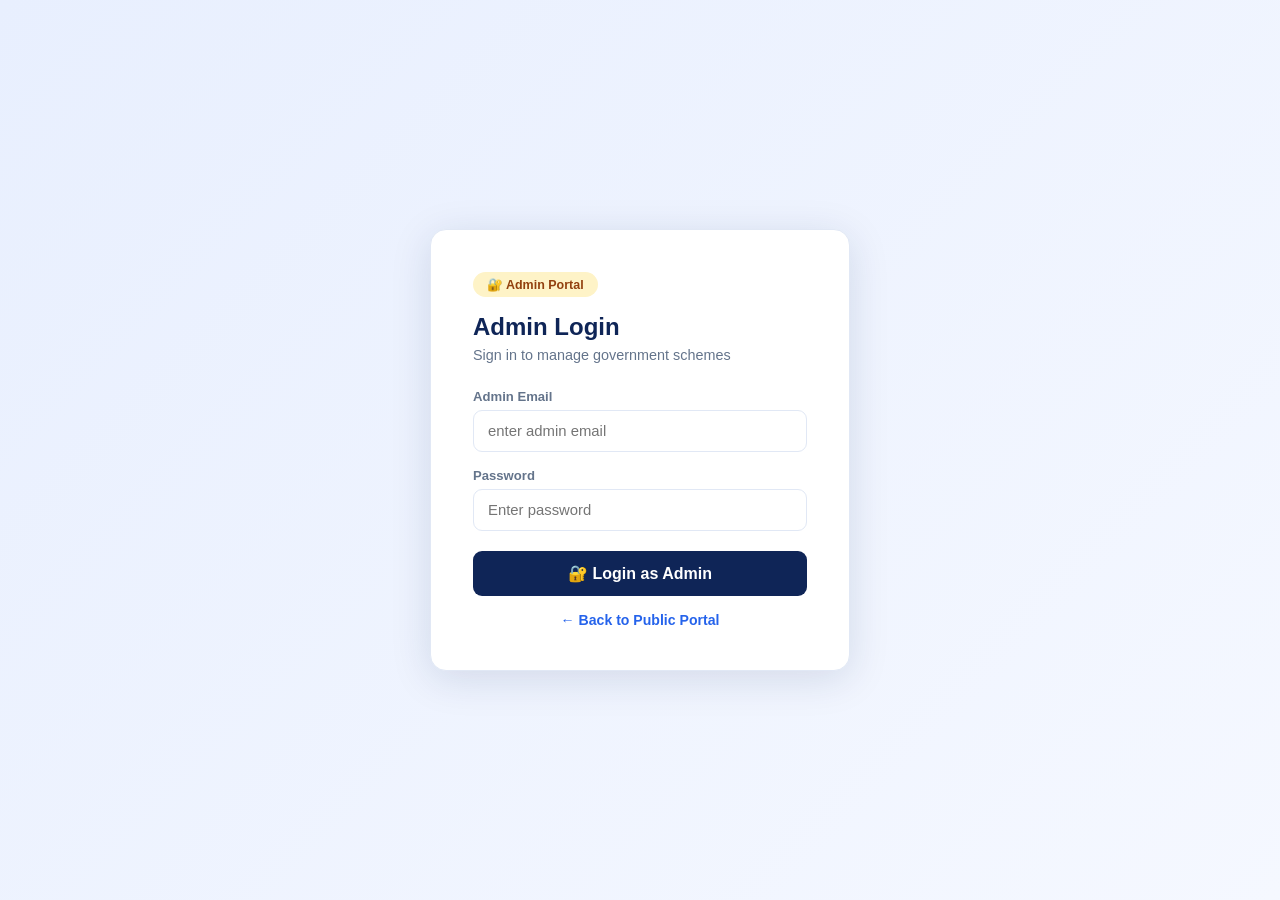
<file: frontend/admin-login.html>
<!DOCTYPE html>
<html lang="en">
<head>
  <meta charset="UTF-8">
  <meta name="viewport" content="width=device-width, initial-scale=1.0">
  <title>Admin Login - cgsp</title>
  <style>
    * { margin:0; padding:0; box-sizing:border-box; }
    body {
      font-family: 'Segoe UI', sans-serif;
      background: linear-gradient(135deg, #e8effe, #f5f8ff);
      min-height: 100vh;
      display: flex;
      align-items: center;
      justify-content: center;
    }
    .box {
      background: #fff;
      border-radius: 16px;
      padding: 42px;
      width: 420px;
      box-shadow: 0 8px 40px rgba(15,37,87,0.13);
      border: 1.5px solid #e1e8f5;
    }
    .admin-tag {
      background: #fef3c7;
      color: #92400e;
      padding: 5px 14px;
      border-radius: 20px;
      font-size: 0.78rem;
      font-weight: 700;
      display: inline-block;
      margin-bottom: 16px;
    }
    h2 {
      font-size: 1.5rem;
      color: #0f2557;
      margin-bottom: 6px;
      font-weight: 800;
    }
    .sub {
      color: #64748b;
      font-size: 0.9rem;
      margin-bottom: 26px;
    }
    .form-group {
      margin-bottom: 16px;
    }
    .form-group label {
      display: block;
      font-size: 0.82rem;
      font-weight: 600;
      color: #64748b;
      margin-bottom: 6px;
    }
    .form-group input {
      width: 100%;
      padding: 12px 14px;
      border: 1.5px solid #e1e8f5;
      border-radius: 9px;
      font-size: 0.93rem;
      font-family: 'Segoe UI', sans-serif;
      transition: border-color 0.18s;
      color: #1e293b;
    }
    .form-group input:focus {
      outline: none;
      border-color: #2563eb;
    }
    .btn-login {
      width: 100%;
      padding: 13px;
      background: #0f2557;
      color: #fff;
      border: none;
      border-radius: 9px;
      font-size: 1rem;
      font-weight: 700;
      cursor: pointer;
      margin-top: 4px;
      transition: background 0.18s;
    }
    .btn-login:hover { background: #2563eb; }
    .err-msg {
      background: #fee2e2;
      color: #b91c1c;
      padding: 10px 14px;
      border-radius: 8px;
      font-size: 0.86rem;
      margin-bottom: 14px;
      display: none;
    }
    .back-link {
      text-align: center;
      margin-top: 16px;
      font-size: 0.88rem;
      color: #64748b;
    }
    .back-link a {
      color: #2563eb;
      text-decoration: none;
      font-weight: 600;
    }
   
  </style>
</head>
<body>

<div class="box">
  <div class="admin-tag">🔐 Admin Portal</div>
  <h2>Admin Login</h2>
  <p class="sub">Sign in to manage government schemes</p>

  <div class="err-msg" id="err-msg"></div>

  <div class="form-group">
    <label>Admin Email</label>
    <input type="email" id="email" placeholder="enter admin email">
  </div>

  <div class="form-group">
    <label>Password</label>
    <input type="password" id="password" placeholder="Enter password">
  </div>

  <button class="btn-login" onclick="adminLogin()">🔐 Login as Admin</button>


  <div class="back-link">
    <a href="index.html">← Back to Public Portal</a>
  </div>
</div>

<script>
const API = 'https://cgsp-portal.onrender.com/api';

async function adminLogin() {
  const email = document.getElementById('email').value.trim();
  const password = document.getElementById('password').value.trim();
  const errEl = document.getElementById('err-msg');
  errEl.style.display = 'none';

   function adminlogout(){
    if(confirm('Are you sure you want to logout')){
      localStorage.removeItem('adminToken');
      localStorage.removeItem('adminUser');
      window.location.href='admin-login.html';
    }
  }

  if (!email || !password) {
    errEl.textContent = '⚠️ Please enter email and password';
    errEl.style.display = 'block';
    return;
  }

  try {
    console.log('Trying login with:', email);

    const res = await fetch(`${API}/auth/admin-login`, {
      method: 'POST',
      headers: { 'Content-Type': 'application/json' },
      body: JSON.stringify({ email, password })
    });

    const data = await res.json();
    console.log('Response:', data);

    if (!res.ok) {
      errEl.textContent = '❌ ' + data.message;
      errEl.style.display = 'block';
      return;
    }

    localStorage.setItem('adminToken', data.token);
    localStorage.setItem('adminUser', JSON.stringify(data.admin));

    alert('✅ Login successful! Going to dashboard...');
    window.location.href = 'admin-dashboard.html';

  } catch (e) {
    console.error('Error:', e);
    errEl.textContent = '❌ Cannot connect to server. Is backend running on port 5000?';
    errEl.style.display = 'block';
  }
}
</script>
<script src="js/main.js"></script>
</body>
</html>
</file>
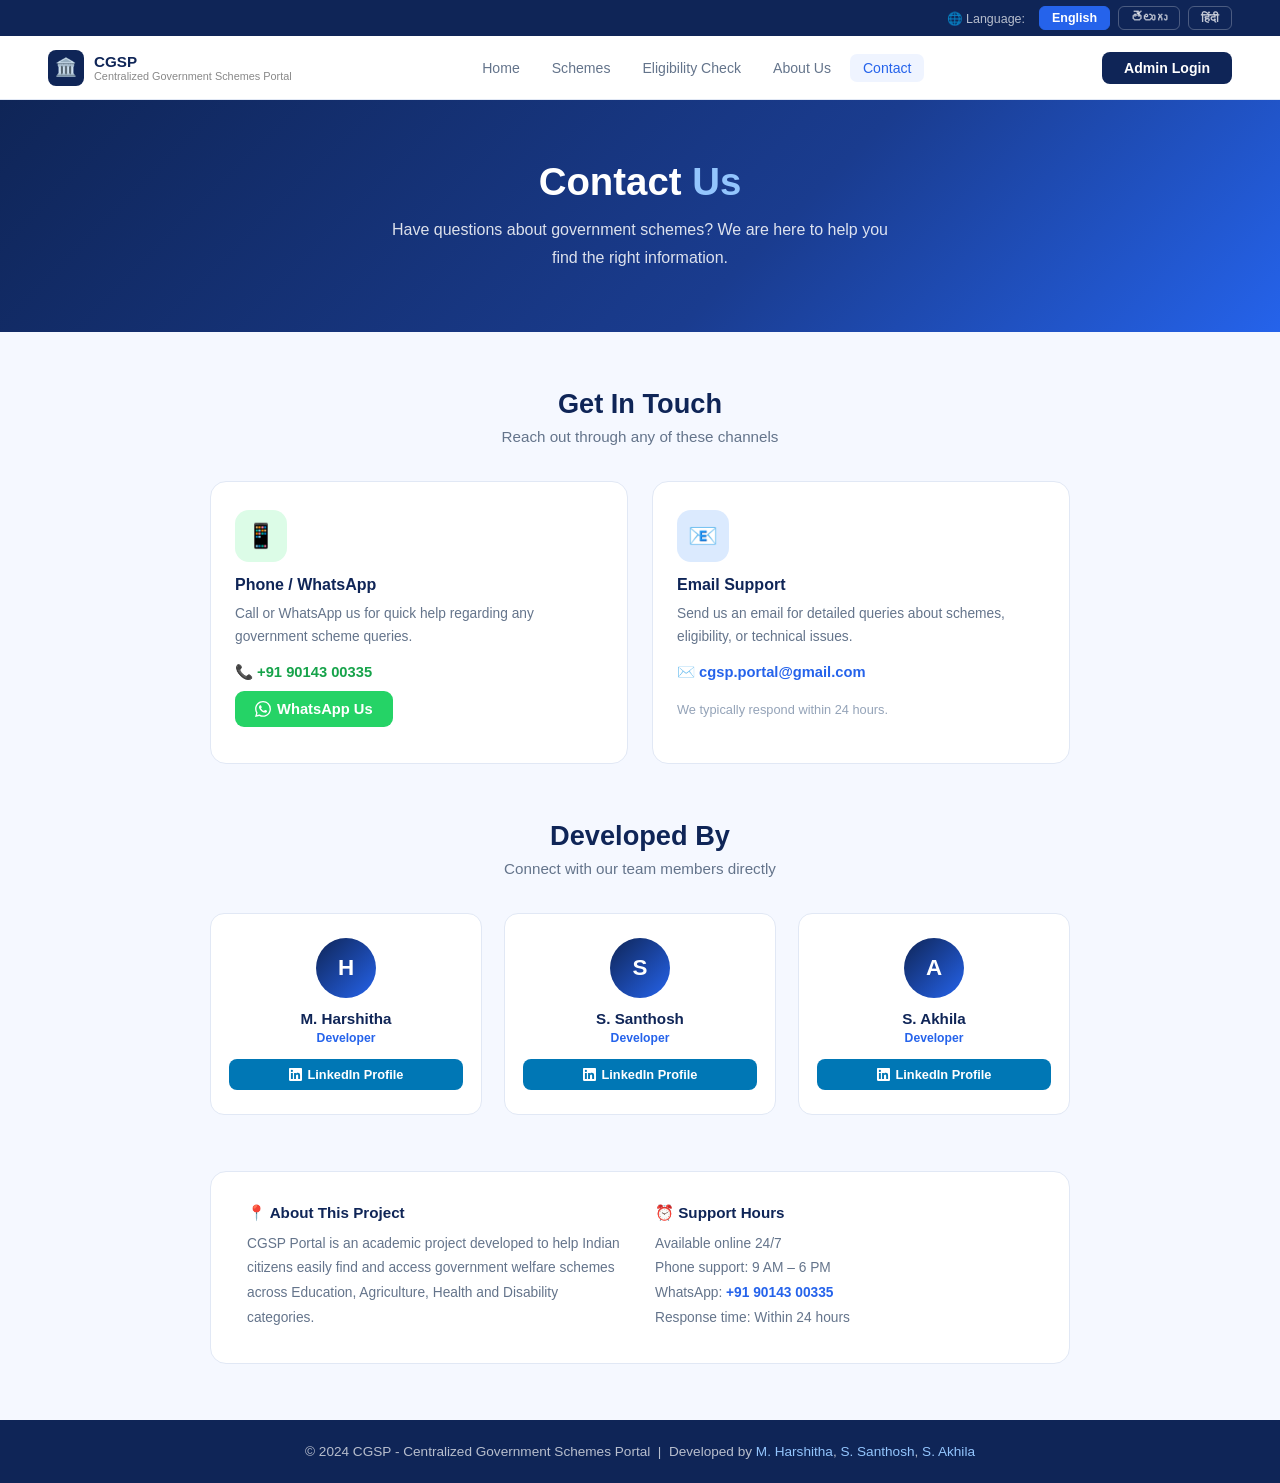
<file: frontend/contact.html>
<!DOCTYPE html>
<html lang="en">
<head>
  <meta charset="UTF-8">
  <meta name="viewport" content="width=device-width, initial-scale=1.0">
  <title>Contact Us - CGSP</title>
  <style>
    * { margin:0; padding:0; box-sizing:border-box; }
    body { font-family:'Segoe UI',sans-serif; background:#f5f8ff; color:#1e293b; }

    .lang-bar { background:#0f2557; padding:6px 48px; display:flex; align-items:center; justify-content:flex-end; gap:8px; }
    .lang-bar span { color:rgba(255,255,255,0.7); font-size:0.78rem; margin-right:6px; }
    .lang-btn { background:transparent; color:rgba(255,255,255,0.75); border:1.5px solid rgba(255,255,255,0.25); padding:4px 12px; border-radius:6px; font-size:0.78rem; font-weight:600; cursor:pointer; }
    .lang-btn.active { background:#2563eb; color:#fff; border-color:#2563eb; }

    nav { display:flex; align-items:center; justify-content:space-between; padding:0 48px; height:64px; background:#fff; border-bottom:1.5px solid #e1e8f5; position:sticky; top:0; z-index:200; }
    .nav-brand { display:flex; align-items:center; gap:10px; cursor:pointer; }
    .nav-icon { width:36px; height:36px; background:#0f2557; border-radius:8px; display:flex; align-items:center; justify-content:center; font-size:1.1rem; }
    .nav-links { display:flex; gap:6px; list-style:none; }
    .nav-links a { padding:6px 13px; border-radius:7px; font-size:0.88rem; color:#64748b; text-decoration:none; font-weight:500; }
    .nav-links a:hover,.nav-links a.active { color:#2563eb; background:#eff4ff; }
    .btn-admin { background:#0f2557; color:#fff; padding:8px 22px; border-radius:8px; font-size:0.88rem; font-weight:600; text-decoration:none; }
    .hamburger { display:none; flex-direction:column; gap:5px; cursor:pointer; background:none; border:none; padding:4px; }
    .hamburger span { display:block; width:24px; height:2.5px; background:#0f2557; border-radius:3px; }
    .mobile-menu { display:none; position:fixed; top:64px; left:0; right:0; background:#fff; border-bottom:1.5px solid #e1e8f5; padding:16px 24px; z-index:199; box-shadow:0 4px 20px rgba(0,0,0,0.1); flex-direction:column; gap:4px; }
    .mobile-menu.open { display:flex; }
    .mobile-menu a { padding:12px 16px; border-radius:8px; color:#1e293b; text-decoration:none; font-size:0.95rem; border-bottom:1px solid #f0f4ff; }
    .mobile-menu .mob-admin { background:#0f2557; color:#fff; text-align:center; border-radius:8px; margin-top:8px; }

    .contact-hero { background:linear-gradient(135deg,#0f2557 0%,#1a3c8f 60%,#2563eb 100%); padding:60px 80px; text-align:center; color:#fff; }
    .contact-hero h1 { font-size:2.4rem; font-weight:800; margin-bottom:12px; }
    .contact-hero h1 span { color:#93c5fd; }
    .contact-hero p { font-size:1rem; opacity:0.85; max-width:500px; margin:0 auto; line-height:1.75; }

    .contact-section { padding:56px 80px; }
    .section-title { text-align:center; margin-bottom:36px; }
    .section-title h2 { font-size:1.7rem; color:#0f2557; font-weight:800; margin-bottom:8px; }
    .section-title p { color:#64748b; font-size:0.95rem; }

    .contact-grid { display:grid; grid-template-columns:1fr 1fr; gap:24px; max-width:860px; margin:0 auto; }
    .contact-card { background:#fff; border-radius:16px; padding:28px 24px; border:1.5px solid #e1e8f5; transition:all 0.22s; }
    .contact-card:hover { box-shadow:0 8px 30px rgba(15,37,87,0.10); transform:translateY(-3px); }
    .c-icon { width:52px; height:52px; border-radius:14px; display:flex; align-items:center; justify-content:center; font-size:1.5rem; margin-bottom:14px; }
    .contact-card h3 { font-size:1rem; color:#0f2557; font-weight:700; margin-bottom:8px; }
    .contact-card p { font-size:0.86rem; color:#64748b; line-height:1.7; margin-bottom:14px; }
    .contact-card a { font-size:0.92rem; font-weight:700; text-decoration:none; display:inline-flex; align-items:center; gap:6px; }

    .whatsapp-btn { display:inline-flex; align-items:center; gap:8px; background:#25d366; color:#fff; padding:10px 20px; border-radius:9px; font-size:0.88rem; font-weight:600; text-decoration:none; margin-top:10px; }

    .team-section { padding:0 80px 56px; }
    .team-grid { display:grid; grid-template-columns:repeat(3,1fr); gap:22px; max-width:860px; margin:0 auto; }
    .team-card { background:#fff; border-radius:14px; padding:24px 18px; border:1.5px solid #e1e8f5; text-align:center; transition:all 0.22s; }
    .team-card:hover { box-shadow:0 6px 24px rgba(15,37,87,0.10); border-color:#2563eb; }
    .tc-avatar { width:60px; height:60px; border-radius:50%; background:linear-gradient(135deg,#0f2557,#2563eb); display:flex; align-items:center; justify-content:center; font-size:1.4rem; margin:0 auto 12px; color:#fff; font-weight:800; }
    .team-card h3 { font-size:0.95rem; color:#0f2557; font-weight:700; margin-bottom:4px; }
    .team-card .role { font-size:0.76rem; color:#2563eb; font-weight:600; margin-bottom:14px; }
    .linkedin-btn { display:inline-flex; align-items:center; gap:6px; background:#0077b5; color:#fff; padding:8px 14px; border-radius:8px; text-decoration:none; font-size:0.8rem; font-weight:600; width:100%; justify-content:center; transition:all 0.18s; }
    .linkedin-btn:hover { background:#005885; }

    .info-section { padding:0 80px 56px; }
    .info-box { background:#fff; border-radius:16px; padding:32px 36px; border:1.5px solid #e1e8f5; max-width:860px; margin:0 auto; display:grid; grid-template-columns:1fr 1fr; gap:30px; }
    .info-item h4 { font-size:0.95rem; color:#0f2557; font-weight:700; margin-bottom:10px; }
    .info-item p { font-size:0.86rem; color:#64748b; line-height:1.8; }
    .info-item a { color:#2563eb; text-decoration:none; font-weight:600; }

    footer { background:#0f2557; color:rgba(255,255,255,0.7); text-align:center; padding:20px 16px; font-size:0.85rem; line-height:1.7; }
    footer a { color:#93c5fd; text-decoration:none; }

    /* ===== MOBILE ===== */
    @media (max-width: 768px) {
      .lang-bar { padding:6px 16px; justify-content:center; }
      nav { padding:0 16px; height:60px; }
      .nav-links { display:none; }
      .btn-admin { display:none; }
      .hamburger { display:flex; }

      .contact-hero { padding:36px 16px; }
      .contact-hero h1 { font-size:1.6rem; }
      .contact-hero p { font-size:0.88rem; }

      .contact-section { padding:28px 16px; }
      .contact-grid { grid-template-columns:1fr; gap:16px; }
      .contact-card { padding:20px 16px; }

      .team-section { padding:0 16px 28px; }
      .team-grid { grid-template-columns:1fr; gap:14px; }

      .info-section { padding:0 16px 28px; }
      .info-box { grid-template-columns:1fr; gap:20px; padding:20px 16px; }
    }

    @media (max-width: 480px) {
      .contact-hero h1 { font-size:1.4rem; }
      .team-grid { grid-template-columns:1fr; }
    }
  </style>
</head>
<body>

<div class="lang-bar">
  <span>🌐 Language:</span>
  <button class="lang-btn active" onclick="setLang('en')">English</button>
  <button class="lang-btn" onclick="setLang('te')">తెలుగు</button>
  <button class="lang-btn" onclick="setLang('hi')">हिंदी</button>
</div>

<nav>
  <div class="nav-brand" onclick="location.href='index.html'">
    <div class="nav-icon">🏛️</div>
    <div>
      <div style="font-weight:700;color:#0f2557;font-size:0.95rem">CGSP</div>
      <div style="font-size:0.68rem;color:#888">Centralized Government Schemes Portal</div>
    </div>
  </div>
  <ul class="nav-links">
    <li><a href="index.html">Home</a></li>
    <li><a href="schemes.html">Schemes</a></li>
    <li><a href="eligibility.html">Eligibility Check</a></li>
    <li><a href="about.html">About Us</a></li>
    <li><a href="contact.html" class="active">Contact</a></li>
  </ul>
  <a href="admin-login.html" class="btn-admin">Admin Login</a>
  <button class="hamburger" id="hamburger" onclick="toggleMenu()">
    <span></span><span></span><span></span>
  </button>
</nav>

<div class="mobile-menu" id="mobile-menu">
  <a href="index.html">🏠 Home</a>
  <a href="schemes.html">📋 Schemes</a>
  <a href="eligibility.html">✅ Eligibility Check</a>
  <a href="about.html">ℹ️ About Us</a>
  <a href="contact.html">📞 Contact</a>
  <a href="admin-login.html" class="mob-admin">🔐 Admin Login</a>
</div>

<div class="contact-hero">
  <h1>Contact <span>Us</span></h1>
  <p>Have questions about government schemes? We are here to help you find the right information.</p>
</div>

<div class="contact-section">
  <div class="section-title">
    <h2>Get In Touch</h2>
    <p>Reach out through any of these channels</p>
  </div>
  <div class="contact-grid">
    <div class="contact-card">
      <div class="c-icon" style="background:#dcfce7">📱</div>
      <h3>Phone / WhatsApp</h3>
      <p>Call or WhatsApp us for quick help regarding any government scheme queries.</p>
      <a href="tel:+919014300335" style="color:#16a34a">📞 +91 90143 00335</a>
      <br>
      <a href="https://wa.me/919014300335" target="_blank" class="whatsapp-btn">
        <svg width="16" height="16" fill="white" viewBox="0 0 24 24"><path d="M17.472 14.382c-.297-.149-1.758-.867-2.03-.967-.273-.099-.471-.148-.67.15-.197.297-.767.966-.94 1.164-.173.199-.347.223-.644.075-.297-.15-1.255-.463-2.39-1.475-.883-.788-1.48-1.761-1.653-2.059-.173-.297-.018-.458.13-.606.134-.133.298-.347.446-.52.149-.174.198-.298.298-.497.099-.198.05-.371-.025-.52-.075-.149-.669-1.612-.916-2.207-.242-.579-.487-.5-.669-.51-.173-.008-.371-.01-.57-.01-.198 0-.52.074-.792.372-.272.297-1.04 1.016-1.04 2.479 0 1.462 1.065 2.875 1.213 3.074.149.198 2.096 3.2 5.077 4.487.709.306 1.262.489 1.694.625.712.227 1.36.195 1.871.118.571-.085 1.758-.719 2.006-1.413.248-.694.248-1.289.173-1.413-.074-.124-.272-.198-.57-.347m-5.421 7.403h-.004a9.87 9.87 0 0 1-5.031-1.378l-.361-.214-3.741.982.998-3.648-.235-.374a9.86 9.86 0 0 1-1.51-5.26c.001-5.45 4.436-9.884 9.888-9.884 2.64 0 5.122 1.03 6.988 2.898a9.825 9.825 0 0 1 2.893 6.994c-.003 5.45-4.437 9.884-9.885 9.884m8.413-18.297A11.815 11.815 0 0 0 12.05 0C5.495 0 .16 5.335.157 11.892c0 2.096.547 4.142 1.588 5.945L.057 24l6.305-1.654a11.882 11.882 0 0 0 5.683 1.448h.005c6.554 0 11.89-5.335 11.893-11.893a11.821 11.821 0 0 0-3.48-8.413Z"/></svg>
        WhatsApp Us
      </a>
    </div>
    <div class="contact-card">
      <div class="c-icon" style="background:#dbeafe">📧</div>
      <h3>Email Support</h3>
      <p>Send us an email for detailed queries about schemes, eligibility, or technical issues.</p>
      <a href="mailto:cgsp.portal@gmail.com" style="color:#2563eb">✉️ cgsp.portal@gmail.com</a>
      <br><br>
      <p style="font-size:0.8rem;color:#94a3b8">We typically respond within 24 hours.</p>
    </div>
  </div>
</div>

<div class="team-section">
  <div class="section-title">
    <h2>Developed By</h2>
    <p>Connect with our team members directly</p>
  </div>
  <div class="team-grid">
    <div class="team-card">
      <div class="tc-avatar">H</div>
      <h3>M. Harshitha</h3>
      <div class="role">Developer</div>
      <a href="https://www.linkedin.com/in/harshitha-motu-614300339" target="_blank" class="linkedin-btn">
        <svg width="13" height="13" fill="white" viewBox="0 0 24 24"><path d="M20.447 20.452h-3.554v-5.569c0-1.328-.027-3.037-1.852-3.037-1.853 0-2.136 1.445-2.136 2.939v5.667H9.351V9h3.414v1.561h.046c.477-.9 1.637-1.85 3.37-1.85 3.601 0 4.267 2.37 4.267 5.455v6.286zM5.337 7.433a2.062 2.062 0 0 1-2.063-2.065 2.064 2.064 0 1 1 2.063 2.065zm1.782 13.019H3.555V9h3.564v11.452zM22.225 0H1.771C.792 0 0 .774 0 1.729v20.542C0 23.227.792 24 1.771 24h20.451C23.2 24 24 23.227 24 22.271V1.729C24 .774 23.2 0 22.222 0h.003z"/></svg>
        LinkedIn Profile
      </a>
    </div>
    <div class="team-card">
      <div class="tc-avatar">S</div>
      <h3>S. Santhosh</h3>
      <div class="role">Developer</div>
      <a href="https://www.linkedin.com/in/santhoshsivamurugan" target="_blank" class="linkedin-btn">
        <svg width="13" height="13" fill="white" viewBox="0 0 24 24"><path d="M20.447 20.452h-3.554v-5.569c0-1.328-.027-3.037-1.852-3.037-1.853 0-2.136 1.445-2.136 2.939v5.667H9.351V9h3.414v1.561h.046c.477-.9 1.637-1.85 3.37-1.85 3.601 0 4.267 2.37 4.267 5.455v6.286zM5.337 7.433a2.062 2.062 0 0 1-2.063-2.065 2.064 2.064 0 1 1 2.063 2.065zm1.782 13.019H3.555V9h3.564v11.452zM22.225 0H1.771C.792 0 0 .774 0 1.729v20.542C0 23.227.792 24 1.771 24h20.451C23.2 24 24 23.227 24 22.271V1.729C24 .774 23.2 0 22.222 0h.003z"/></svg>
        LinkedIn Profile
      </a>
    </div>
    <div class="team-card">
      <div class="tc-avatar">A</div>
      <h3>S. Akhila</h3>
      <div class="role">Developer</div>
      <a href="https://www.linkedin.com/in/akhila-selvam-6b05b9377" target="_blank" class="linkedin-btn">
        <svg width="13" height="13" fill="white" viewBox="0 0 24 24"><path d="M20.447 20.452h-3.554v-5.569c0-1.328-.027-3.037-1.852-3.037-1.853 0-2.136 1.445-2.136 2.939v5.667H9.351V9h3.414v1.561h.046c.477-.9 1.637-1.85 3.37-1.85 3.601 0 4.267 2.37 4.267 5.455v6.286zM5.337 7.433a2.062 2.062 0 0 1-2.063-2.065 2.064 2.064 0 1 1 2.063 2.065zm1.782 13.019H3.555V9h3.564v11.452zM22.225 0H1.771C.792 0 0 .774 0 1.729v20.542C0 23.227.792 24 1.771 24h20.451C23.2 24 24 23.227 24 22.271V1.729C24 .774 23.2 0 22.222 0h.003z"/></svg>
        LinkedIn Profile
      </a>
    </div>
  </div>
</div>

<div class="info-section">
  <div class="info-box">
    <div class="info-item">
      <h4>📍 About This Project</h4>
      <p>CGSP Portal is an academic project developed to help Indian citizens easily find and access government welfare schemes across Education, Agriculture, Health and Disability categories.</p>
    </div>
    <div class="info-item">
      <h4>⏰ Support Hours</h4>
      <p>Available online 24/7<br>
      Phone support: 9 AM – 6 PM<br>
      WhatsApp: <a href="https://wa.me/919014300335">+91 90143 00335</a><br>
      Response time: Within 24 hours</p>
    </div>
  </div>
</div>

<footer>
  <p>© 2024 CGSP - Centralized Government Schemes Portal &nbsp;|&nbsp; Developed by
    <a href="https://www.linkedin.com/in/harshitha-motu-614300339" target="_blank">M. Harshitha</a>,
    <a href="https://www.linkedin.com/in/santhoshsivamurugan" target="_blank">S. Santhosh</a>,
    <a href="https://www.linkedin.com/in/akhila-selvam-6b05b9377" target="_blank">S. Akhila</a>
  </p>
</footer>

<script>
function toggleMenu() {
  document.getElementById('mobile-menu').classList.toggle('open');
  document.getElementById('hamburger').classList.toggle('open');
}
function setLang(lang) {
  localStorage.setItem('cgsp_lang', lang);
  document.querySelectorAll('.lang-btn').forEach(b => b.classList.remove('active'));
  event.target.classList.add('active');
}
window.onload = () => {
  const lang = localStorage.getItem('cgsp_lang') || 'en';
  document.querySelectorAll('.lang-btn').forEach(b => {
    if ((lang==='en'&&b.textContent==='English')||(lang==='te'&&b.textContent==='తెలుగు')||(lang==='hi'&&b.textContent==='हिंदी')) {
      b.classList.add('active');
    } else { b.classList.remove('active'); }
  });
};
</script>
</body>
</html>
</file>
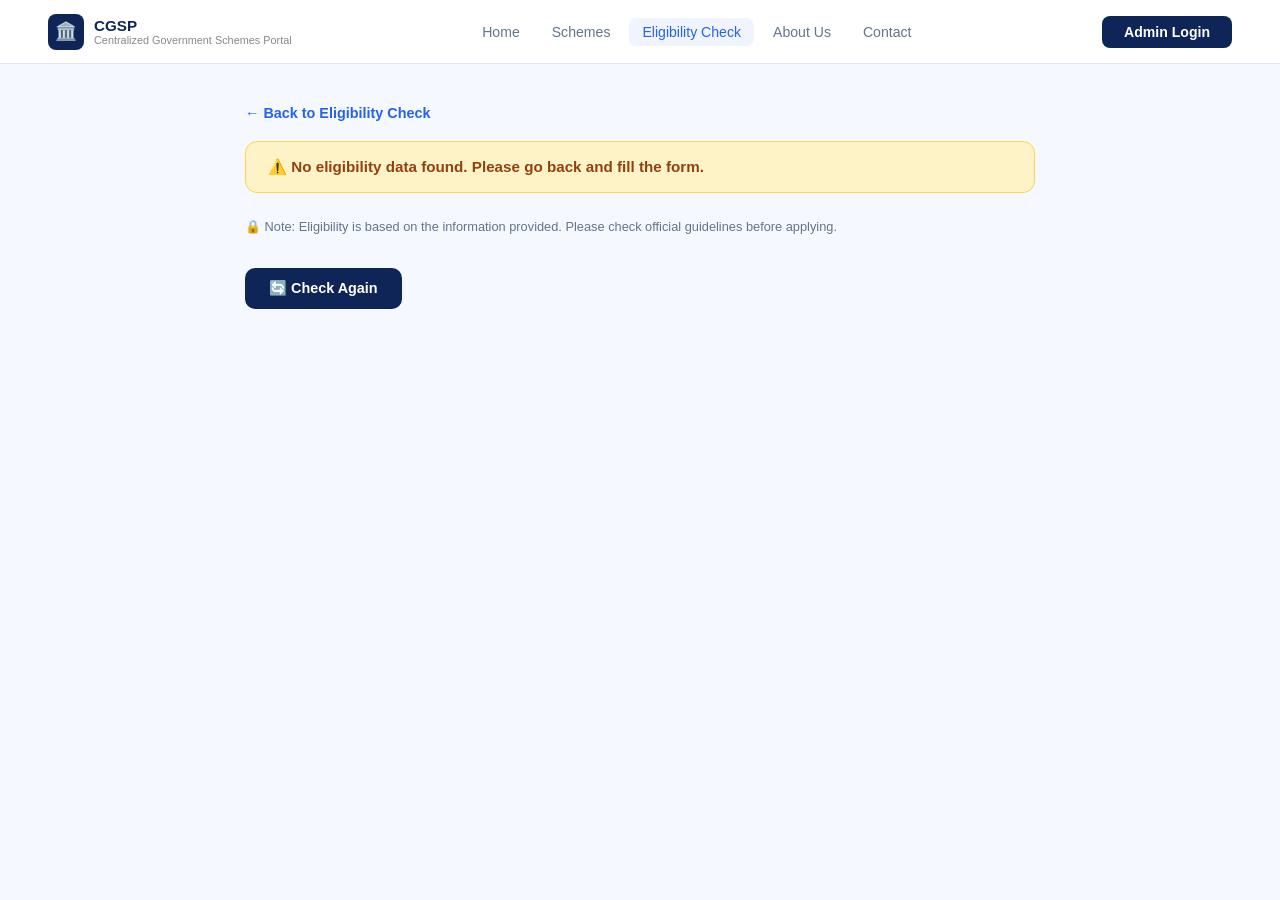
<file: frontend/eligibility-results.html>
<!DOCTYPE html>
<html lang="en">
<head>
  <meta charset="UTF-8">
  <meta name="viewport" content="width=device-width, initial-scale=1.0">
  <title>Eligibility Results - CGSP</title>
  <style>
    * { margin:0; padding:0; box-sizing:border-box; }
    body { font-family:'Segoe UI',sans-serif; background:#f5f8ff; color:#1e293b; }

    nav {
      display:flex; align-items:center; justify-content:space-between;
      padding:0 48px; height:64px; background:#fff;
      border-bottom:1.5px solid #e1e8f5; position:sticky; top:0; z-index:200;
    }
    .nav-brand { display:flex; align-items:center; gap:10px; cursor:pointer; }
    .nav-icon { width:36px; height:36px; background:#0f2557; border-radius:8px; display:flex; align-items:center; justify-content:center; font-size:1.1rem; }
    .nav-links { display:flex; gap:6px; list-style:none; }
    .nav-links a { padding:6px 13px; border-radius:7px; font-size:0.88rem; color:#64748b; text-decoration:none; font-weight:500; }
    .nav-links a:hover, .nav-links a.active { color:#2563eb; background:#eff4ff; }
    .btn-admin { background:#0f2557; color:#fff; padding:8px 22px; border-radius:8px; font-size:0.88rem; font-weight:600; text-decoration:none; }

    .results-page { padding:40px 80px; max-width:950px; margin:auto; }

    .result-banner {
      background:#dcfce7; border:1.5px solid #86efac;
      border-radius:12px; padding:16px 22px;
      display:flex; align-items:center; gap:12px;
      color:#166534; font-weight:600; margin-bottom:26px;
      font-size:0.95rem;
    }

    .no-result-banner {
      background:#fef3c7; border:1.5px solid #fcd34d;
      border-radius:12px; padding:16px 22px;
      display:flex; align-items:center; gap:12px;
      color:#92400e; font-weight:600; margin-bottom:26px;
      font-size:0.95rem;
    }

    .result-card {
      background:#fff; border:1.5px solid #e1e8f5;
      border-radius:12px; padding:20px 24px;
      margin-bottom:14px; display:flex;
      justify-content:space-between; align-items:center;
      transition:all 0.2s;
    }
    .result-card:hover { box-shadow:0 4px 20px rgba(15,37,87,0.08); border-color:#2563eb; }

    .rc-left h3 { font-size:0.97rem; color:#0f2557; font-weight:700; margin-bottom:4px; display:flex; align-items:center; gap:8px; }
    .rc-left p { font-size:0.83rem; color:#64748b; max-width:500px; line-height:1.5; }

    .rc-right { text-align:right; flex-shrink:0; margin-left:20px; }
    .rc-amount { font-weight:700; color:#16a34a; font-size:0.95rem; white-space:nowrap; margin-bottom:6px; }
    .rc-link {
      display:inline-block; color:#2563eb; font-size:0.83rem;
      font-weight:600; cursor:pointer; text-decoration:none;
      background:#eff4ff; padding:5px 12px; border-radius:6px;
    }
    .rc-link:hover { background:#dbeafe; }

    .badge { display:inline-block; padding:3px 10px; border-radius:12px; font-size:0.72rem; font-weight:700; }
    .badge-s { background:#dbeafe; color:#1d4ed8; }
    .badge-a { background:#dcfce7; color:#15803d; }
    .badge-d { background:#ede9fe; color:#7c3aed; }
    .badge-h { background:#fee2e2; color:#b91c1c; }

    .back-btn {
      display:inline-flex; align-items:center; gap:6px;
      color:#2563eb; font-size:0.9rem; font-weight:600;
      cursor:pointer; background:none; border:none;
      padding:0; margin-bottom:20px;
      font-family:'Segoe UI',sans-serif;
    }
    .back-btn:hover { text-decoration:underline; }

    .note { font-size:0.8rem; color:#64748b; margin-top:20px; }

    .check-again-btn {
      display:inline-flex; align-items:center; gap:8px;
      background:#0f2557; color:#fff; padding:12px 24px;
      border-radius:10px; text-decoration:none;
      font-size:0.9rem; font-weight:700; margin-top:16px;
      border:none; cursor:pointer;
    }
    .check-again-btn:hover { background:#2563eb; }

    /* MOBILE */
    @media (max-width:768px) {
      nav { padding:0 16px; }
      .nav-links, .btn-admin { display:none; }
      .results-page { padding:20px 16px; }
      .result-card { flex-direction:column; align-items:flex-start; gap:12px; }
      .rc-right { text-align:left; margin-left:0; }
    }
  </style>
</head>
<body>

<nav>
  <div class="nav-brand" onclick="location.href='index.html'">
    <div class="nav-icon">🏛️</div>
    <div>
      <div style="font-weight:700;color:#0f2557;font-size:0.95rem">CGSP</div>
      <div style="font-size:0.68rem;color:#888">Centralized Government Schemes Portal</div>
    </div>
  </div>
  <ul class="nav-links">
    <li><a href="index.html">Home</a></li>
    <li><a href="schemes.html">Schemes</a></li>
    <li><a href="eligibility.html" class="active">Eligibility Check</a></li>
    <li><a href="about.html">About Us</a></li>
    <li><a href="contact.html">Contact</a></li>
  </ul>
  <a href="admin-login.html" class="btn-admin">Admin Login</a>
</nav>

<div class="results-page">
  <button class="back-btn" onclick="location.href='eligibility.html'">← Back to Eligibility Check</button>

  <div id="banner"></div>
  <div id="results-list"></div>

  <p class="note">🔒 Note: Eligibility is based on the information provided. Please check official guidelines before applying.</p>

  <br>
  <button class="check-again-btn" onclick="location.href='eligibility.html'">
    🔄 Check Again
  </button>
</div>

<script>
const API = 'https://cgsp-portal.onrender.com/api';
const BADGE = {
  'Student': 'badge-s',
  'Agriculture': 'badge-a',
  'Physically Challenged': 'badge-d',
  'Health & Wellness': 'badge-h'
};

window.onload = () => {
  const banner = document.getElementById('banner');
  const list = document.getElementById('results-list');

  // Get saved results from localStorage
  const saved = localStorage.getItem('eligibilityResults');

  if (!saved) {
    banner.innerHTML = `
      <div class="no-result-banner">
        ⚠️ No eligibility data found. Please go back and fill the form.
      </div>`;
    return;
  }

  const data = JSON.parse(saved);
  const schemes = data.eligible || [];
  const category = data.category || '';
  const count = schemes.length;

  // Show banner
  if (count > 0) {
    banner.innerHTML = `
      <div class="result-banner">
        ✅ Great! You are eligible for <strong>&nbsp;${count} scheme(s)&nbsp;</strong>
        ${category ? 'in <strong>' + category + '</strong> category' : ''}.
        Based on the information you provided.
      </div>`;
  } else {
    banner.innerHTML = `
      <div class="no-result-banner">
        ⚠️ No schemes found for the selected category.
        Try selecting a different category.
      </div>`;
    return;
  }

  // Show scheme cards
  list.innerHTML = schemes.map(s => `
    <div class="result-card">
      <div class="rc-left">
        <h3>
          ${s.title}
          <span class="badge ${BADGE[s.category] || 'badge-s'}">${s.category}</span>
        </h3>
        <p>${(s.description || '').substring(0, 120)}...</p>
      </div>
      <div class="rc-right">
        <div class="rc-amount">${s.benefit_amount || 'Variable'}</div>
        <a href="scheme-detail.html?id=${s.id}" class="rc-link">View Details →</a>
      </div>
    </div>
  `).join('');
};
</script>
</body>
</html>
</file>
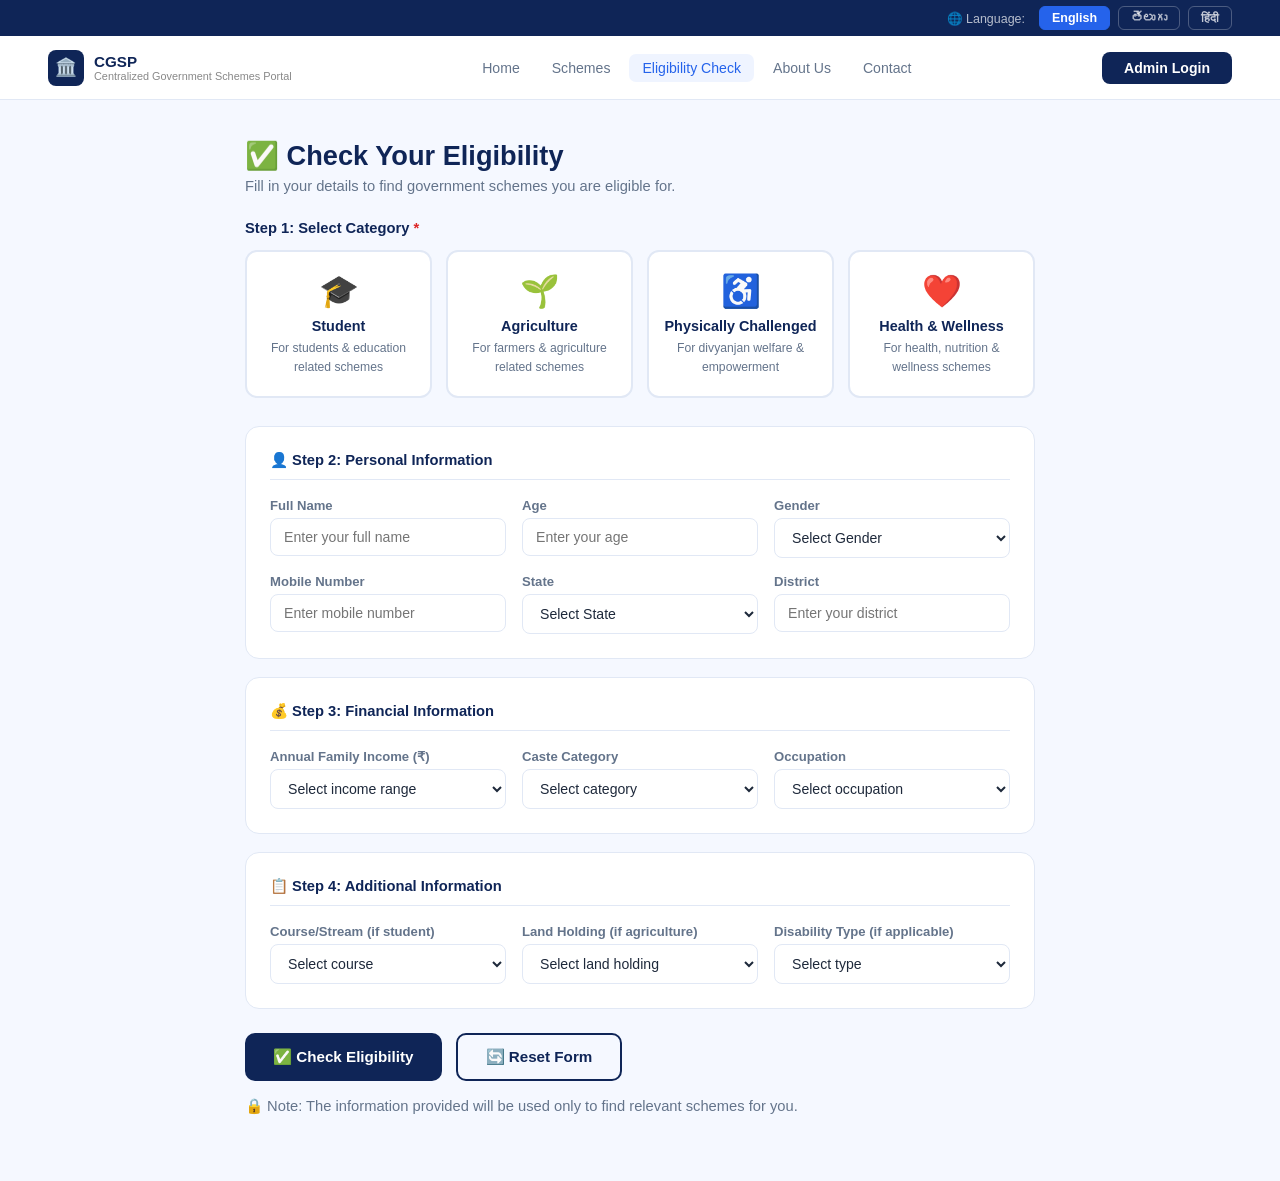
<file: frontend/eligibility.html>
<!DOCTYPE html>
<html lang="en">
<head>
  <meta charset="UTF-8">
  <meta name="viewport" content="width=device-width, initial-scale=1.0">
  <title>Eligibility Check - CGSP</title>
  <style>
    * { margin:0; padding:0; box-sizing:border-box; }
    body { font-family:'Segoe UI',sans-serif; background:#f5f8ff; color:#1e293b; }

    /* LANGUAGE BAR */
    .lang-bar {
      background:#0f2557; padding:6px 48px;
      display:flex; align-items:center;
      justify-content:flex-end; gap:8px;
    }
    .lang-bar span { color:rgba(255,255,255,0.7); font-size:0.78rem; margin-right:6px; }
    .lang-btn {
      background:transparent; color:rgba(255,255,255,0.75);
      border:1.5px solid rgba(255,255,255,0.25);
      padding:4px 12px; border-radius:6px; font-size:0.78rem;
      font-weight:600; cursor:pointer; transition:all 0.18s;
    }
    .lang-btn.active { background:#2563eb; color:#fff; border-color:#2563eb; }

    /* NAV */
    nav {
      display:flex; align-items:center; justify-content:space-between;
      padding:0 48px; height:64px; background:#fff;
      border-bottom:1.5px solid #e1e8f5; position:sticky; top:0; z-index:200;
    }
    .nav-brand { display:flex; align-items:center; gap:10px; cursor:pointer; }
    .nav-icon { width:36px; height:36px; background:#0f2557; border-radius:8px; display:flex; align-items:center; justify-content:center; font-size:1.1rem; }
    .nav-links { display:flex; gap:6px; list-style:none; }
    .nav-links a { padding:6px 13px; border-radius:7px; font-size:0.88rem; color:#64748b; text-decoration:none; font-weight:500; }
    .nav-links a:hover, .nav-links a.active { color:#2563eb; background:#eff4ff; }
    .btn-admin { background:#0f2557; color:#fff; padding:8px 22px; border-radius:8px; font-size:0.88rem; font-weight:600; text-decoration:none; }

    /* HAMBURGER */
    .hamburger { display:none; flex-direction:column; gap:5px; cursor:pointer; background:none; border:none; padding:4px; }
    .hamburger span { display:block; width:24px; height:2.5px; background:#0f2557; border-radius:3px; }
    .mobile-menu { display:none; position:fixed; top:64px; left:0; right:0; background:#fff; border-bottom:1.5px solid #e1e8f5; padding:16px 24px; z-index:199; box-shadow:0 4px 20px rgba(0,0,0,0.1); flex-direction:column; gap:4px; }
    .mobile-menu.open { display:flex; }
    .mobile-menu a { padding:12px 16px; border-radius:8px; color:#1e293b; text-decoration:none; font-size:0.95rem; border-bottom:1px solid #f0f4ff; }
    .mobile-menu .mob-admin { background:#0f2557; color:#fff; text-align:center; border-radius:8px; margin-top:8px; }

    /* PAGE */
    .elig-page { padding:40px 80px; max-width:950px; margin:auto; }
    .elig-page h1 { font-size:1.7rem; color:#0f2557; font-weight:800; margin-bottom:6px; }
    .elig-page > p { color:#64748b; margin-bottom:26px; font-size:0.92rem; }

    /* CATEGORY SELECT */
    .cat-label { font-size:0.92rem; font-weight:700; color:#0f2557; margin-bottom:14px; }
    .cat-label span { color:#dc2626; }
    .elig-cat-grid { display:grid; grid-template-columns:repeat(4,1fr); gap:14px; margin-bottom:28px; }
    .elig-cat-card {
      border:2px solid #e1e8f5; border-radius:12px;
      padding:20px 14px; text-align:center;
      cursor:pointer; transition:all 0.2s; background:#fff;
      user-select:none;
    }
    .elig-cat-card:hover { border-color:#2563eb; background:#eff4ff; transform:translateY(-2px); }
    .elig-cat-card.sel { border-color:#2563eb; background:#eff4ff; box-shadow:0 0 0 3px rgba(37,99,235,0.15); }
    .elig-cat-card .eic { font-size:2rem; margin-bottom:8px; }
    .elig-cat-card strong { display:block; font-size:0.9rem; color:#0f2557; margin-bottom:4px; }
    .elig-cat-card span { font-size:0.76rem; color:#64748b; line-height:1.5; }

    /* SELECTED INDICATOR */
    .selected-cat-info {
      background:#eff4ff; border:1.5px solid #bfdbfe;
      border-radius:10px; padding:12px 18px;
      margin-bottom:20px; font-size:0.9rem;
      color:#1d4ed8; font-weight:600; display:none;
    }

    /* FORM SECTIONS */
    .form-section {
      background:#fff; border:1.5px solid #e1e8f5;
      border-radius:14px; padding:24px; margin-bottom:18px;
    }
    .form-section-title {
      font-size:0.92rem; font-weight:700; color:#0f2557;
      margin-bottom:18px; padding-bottom:10px;
      border-bottom:1px solid #e1e8f5;
    }
    .form-row { display:grid; grid-template-columns:repeat(3,1fr); gap:16px; margin-bottom:16px; }
    .form-row:last-child { margin-bottom:0; }
    .form-group { display:flex; flex-direction:column; gap:5px; }
    .form-group label { font-size:0.82rem; font-weight:600; color:#64748b; }
    .form-group input, .form-group select {
      padding:10px 13px; border:1.5px solid #e1e8f5;
      border-radius:8px; font-size:0.88rem;
      font-family:'Segoe UI',sans-serif; color:#1e293b;
      transition:border-color 0.18s; background:#fff;
    }
    .form-group input:focus, .form-group select:focus {
      outline:none; border-color:#2563eb;
    }

    /* ACTIONS */
    .elig-actions { display:flex; gap:14px; margin-top:24px; }
    .btn-primary {
      background:#0f2557; color:#fff; padding:13px 28px;
      border-radius:10px; border:none; cursor:pointer;
      font-size:0.95rem; font-weight:700;
      font-family:'Segoe UI',sans-serif; transition:all 0.18s;
    }
    .btn-primary:hover { background:#2563eb; }
    .btn-primary:disabled { background:#94a3b8; cursor:not-allowed; }
    .btn-outline {
      background:transparent; color:#0f2557; padding:13px 28px;
      border-radius:10px; border:2px solid #0f2557;
      cursor:pointer; font-size:0.95rem; font-weight:700;
      font-family:'Segoe UI',sans-serif; transition:all 0.18s;
    }
    .btn-outline:hover { background:#f0f4ff; }

    .elig-note { font-size:0.8rem; color:#64748b; margin-top:16px; }

    /* ERROR */
    .error-msg {
      background:#fee2e2; border:1px solid #fecaca;
      color:#b91c1c; padding:10px 14px; border-radius:8px;
      font-size:0.86rem; margin-bottom:16px; display:none;
    }

    /* MOBILE */
    @media (max-width:768px) {
      .lang-bar { padding:6px 16px; justify-content:center; }
      nav { padding:0 16px; }
      .nav-links, .btn-admin { display:none; }
      .hamburger { display:flex; }
      .elig-page { padding:20px 16px; }
      .elig-cat-grid { grid-template-columns:repeat(2,1fr); gap:10px; }
      .form-row { grid-template-columns:1fr; gap:12px; }
      .elig-actions { flex-direction:column; }
      .btn-primary, .btn-outline { width:100%; text-align:center; }
    }
    @media (max-width:480px) {
      .elig-cat-grid { grid-template-columns:1fr 1fr; }
    }
  </style>
</head>
<body>

<!-- LANGUAGE BAR -->
<div class="lang-bar">
  <span>🌐 Language:</span>
  <button class="lang-btn active" onclick="setLang('en')">English</button>
  <button class="lang-btn" onclick="setLang('te')">తెలుగు</button>
  <button class="lang-btn" onclick="setLang('hi')">हिंदी</button>
</div>

<!-- NAV -->
<nav>
  <div class="nav-brand" onclick="location.href='index.html'">
    <div class="nav-icon">🏛️</div>
    <div>
      <div style="font-weight:700;color:#0f2557;font-size:0.95rem">CGSP</div>
      <div style="font-size:0.68rem;color:#888">Centralized Government Schemes Portal</div>
    </div>
  </div>
  <ul class="nav-links">
    <li><a href="index.html">Home</a></li>
    <li><a href="schemes.html">Schemes</a></li>
    <li><a href="eligibility.html" class="active">Eligibility Check</a></li>
    <li><a href="about.html">About Us</a></li>
    <li><a href="contact.html">Contact</a></li>
  </ul>
  <a href="admin-login.html" class="btn-admin">Admin Login</a>
  <button class="hamburger" id="hamburger" onclick="toggleMenu()">
    <span></span><span></span><span></span>
  </button>
</nav>

<!-- MOBILE MENU -->
<div class="mobile-menu" id="mobile-menu">
  <a href="index.html">🏠 Home</a>
  <a href="schemes.html">📋 Schemes</a>
  <a href="eligibility.html">✅ Eligibility Check</a>
  <a href="about.html">ℹ️ About Us</a>
  <a href="contact.html">📞 Contact</a>
  <a href="admin-login.html" class="mob-admin">🔐 Admin Login</a>
</div>

<div class="elig-page">
  <h1>✅ Check Your Eligibility</h1>
  <p>Fill in your details to find government schemes you are eligible for.</p>

  <!-- STEP 1 SELECT CATEGORY -->
  <div class="cat-label">
    Step 1: Select Category <span>*</span>
  </div>

  <div class="elig-cat-grid">
    <div class="elig-cat-card" id="cat-student" onclick="selectCat('Student', this)">
      <div class="eic">🎓</div>
      <strong>Student</strong>
      <span>For students & education related schemes</span>
    </div>
    <div class="elig-cat-card" id="cat-agri" onclick="selectCat('Agriculture', this)">
      <div class="eic">🌱</div>
      <strong>Agriculture</strong>
      <span>For farmers & agriculture related schemes</span>
    </div>
    <div class="elig-cat-card" id="cat-disabled" onclick="selectCat('Physically Challenged', this)">
      <div class="eic">♿</div>
      <strong>Physically Challenged</strong>
      <span>For divyanjan welfare & empowerment</span>
    </div>
    <div class="elig-cat-card" id="cat-health" onclick="selectCat('Health & Wellness', this)">
      <div class="eic">❤️</div>
      <strong>Health & Wellness</strong>
      <span>For health, nutrition & wellness schemes</span>
    </div>
  </div>

  <!-- SELECTED INDICATOR -->
  <div class="selected-cat-info" id="selected-info">
    ✅ Category selected: <span id="selected-cat-name"></span>
  </div>

  <!-- ERROR MESSAGE -->
  <div class="error-msg" id="error-msg"></div>

  <!-- STEP 2 PERSONAL INFO -->
  <div class="form-section">
    <div class="form-section-title">👤 Step 2: Personal Information</div>
    <div class="form-row">
      <div class="form-group">
        <label>Full Name</label>
        <input type="text" id="e-name" placeholder="Enter your full name">
      </div>
      <div class="form-group">
        <label>Age</label>
        <input type="number" id="e-age" placeholder="Enter your age" min="1" max="100">
      </div>
      <div class="form-group">
        <label>Gender</label>
        <select id="e-gender">
          <option value="">Select Gender</option>
          <option>Male</option>
          <option>Female</option>
          <option>Other</option>
        </select>
      </div>
    </div>
    <div class="form-row">
      <div class="form-group">
        <label>Mobile Number</label>
        <input type="tel" id="e-mobile" placeholder="Enter mobile number">
      </div>
      <div class="form-group">
        <label>State</label>
        <select id="e-state">
          <option value="">Select State</option>
          <option>Andhra Pradesh</option>
          <option>Telangana</option>
          <option>Tamil Nadu</option>
          <option>Karnataka</option>
          <option>Maharashtra</option>
          <option>Delhi</option>
          <option>Gujarat</option>
          <option>Rajasthan</option>
          <option>Uttar Pradesh</option>
          <option>West Bengal</option>
          <option>Bihar</option>
          <option>Madhya Pradesh</option>
          <option>Punjab</option>
          <option>Haryana</option>
          <option>Kerala</option>
          <option>Odisha</option>
          <option>Assam</option>
          <option>Jharkhand</option>
          <option>Uttarakhand</option>
          <option>Himachal Pradesh</option>
        </select>
      </div>
      <div class="form-group">
        <label>District</label>
        <input type="text" id="e-district" placeholder="Enter your district">
      </div>
    </div>
  </div>

  <!-- STEP 3 FINANCIAL INFO -->
  <div class="form-section">
    <div class="form-section-title">💰 Step 3: Financial Information</div>
    <div class="form-row">
      <div class="form-group">
        <label>Annual Family Income (₹)</label>
        <select id="e-income">
          <option value="">Select income range</option>
          <option value="below1">Below ₹1 Lakh</option>
          <option value="1to2.5">₹1 Lakh – ₹2.5 Lakh</option>
          <option value="2.5to5">₹2.5 Lakh – ₹5 Lakh</option>
          <option value="above5">Above ₹5 Lakh</option>
        </select>
      </div>
      <div class="form-group">
        <label>Caste Category</label>
        <select id="e-caste">
          <option value="">Select category</option>
          <option>General</option>
          <option>OBC</option>
          <option>SC</option>
          <option>ST</option>
          <option>EWS</option>
        </select>
      </div>
      <div class="form-group">
        <label>Occupation</label>
        <select id="e-occupation">
          <option value="">Select occupation</option>
          <option>Student</option>
          <option>Farmer</option>
          <option>Self-employed</option>
          <option>Salaried</option>
          <option>Unemployed</option>
          <option>Other</option>
        </select>
      </div>
    </div>
  </div>

  <!-- STEP 4 ADDITIONAL INFO -->
  <div class="form-section">
    <div class="form-section-title">📋 Step 4: Additional Information</div>
    <div class="form-row">
      <div class="form-group">
        <label>Course/Stream (if student)</label>
        <select id="e-course">
          <option value="">Select course</option>
          <option>Engineering</option>
          <option>Medical/MBBS</option>
          <option>Arts</option>
          <option>Commerce</option>
          <option>Science</option>
          <option>Law</option>
          <option>Diploma</option>
          <option>ITI</option>
          <option>Other</option>
        </select>
      </div>
      <div class="form-group">
        <label>Land Holding (if agriculture)</label>
        <select id="e-land">
          <option value="">Select land holding</option>
          <option>Below 1 acre</option>
          <option>1–2 acres</option>
          <option>2–5 acres</option>
          <option>Above 5 acres</option>
        </select>
      </div>
      <div class="form-group">
        <label>Disability Type (if applicable)</label>
        <select id="e-disability">
          <option value="">Select type</option>
          <option>Visual Impairment</option>
          <option>Hearing Impairment</option>
          <option>Physical Disability</option>
          <option>Intellectual Disability</option>
          <option>Multiple Disabilities</option>
        </select>
      </div>
    </div>
  </div>

  <!-- ACTIONS -->
  <div class="elig-actions">
    <button class="btn-primary" id="check-btn" onclick="checkEligibility()">
      ✅ Check Eligibility
    </button>
    <button class="btn-outline" onclick="resetForm()">
      🔄 Reset Form
    </button>
  </div>

  <p class="elig-note">
    🔒 Note: The information provided will be used only to find relevant schemes for you.
  </p>
</div>

<script>
const API = 'https://cgsp-portal.onrender.com/api';
let selectedCat = '';

// SELECT CATEGORY
function selectCat(cat, el) {
  selectedCat = cat;

  // Remove sel from all cards
  document.querySelectorAll('.elig-cat-card').forEach(c => {
    c.classList.remove('sel');
  });

  // Add sel to clicked card
  el.classList.add('sel');

  // Show selected info
  document.getElementById('selected-info').style.display = 'block';
  document.getElementById('selected-cat-name').textContent = cat;

  // Hide error if shown
  document.getElementById('error-msg').style.display = 'none';
}

// CHECK ELIGIBILITY
async function checkEligibility() {
  const errEl = document.getElementById('error-msg');
  const btn = document.getElementById('check-btn');

  errEl.style.display = 'none';

  // Validate category selected
  if (!selectedCat) {
    errEl.textContent = '⚠️ Please select a category first by clicking one of the 4 cards above.';
    errEl.style.display = 'block';
    window.scrollTo({ top: 0, behavior: 'smooth' });
    return;
  }

  // Show loading
  btn.textContent = '⏳ Checking...';
  btn.disabled = true;

  try {
    // Fetch all schemes
    const res = await fetch(API + '/schemes');

    if (!res.ok) {
      throw new Error('Server responded with error: ' + res.status);
    }

    const allSchemes = await res.json();

    // Filter by selected category
    const eligible = allSchemes.filter(s => {
      return s.category.trim().toLowerCase() === selectedCat.trim().toLowerCase();
    });

    // Save to localStorage
    localStorage.setItem('eligibilityResults', JSON.stringify({
      eligible: eligible,
      count: eligible.length,
      category: selectedCat
    }));

    // Go to results page
    window.location.href = 'eligibility-results.html';

  } catch(err) {
    errEl.textContent = '❌ Cannot connect to server. Please make sure backend is running on port 5000. Error: ' + err.message;
    errEl.style.display = 'block';
    btn.textContent = '✅ Check Eligibility';
    btn.disabled = false;
  }
}

// RESET FORM
function resetForm() {
  document.querySelectorAll('input, select').forEach(el => el.value = '');
  document.querySelectorAll('.elig-cat-card').forEach(c => c.classList.remove('sel'));
  document.getElementById('selected-info').style.display = 'none';
  document.getElementById('error-msg').style.display = 'none';
  document.getElementById('check-btn').textContent = '✅ Check Eligibility';
  document.getElementById('check-btn').disabled = false;
  selectedCat = '';
  window.scrollTo({ top: 0, behavior: 'smooth' });
}

// HAMBURGER MENU
function toggleMenu() {
  document.getElementById('mobile-menu').classList.toggle('open');
}

// LANGUAGE
function setLang(lang) {
  localStorage.setItem('cgsp_lang', lang);
  document.querySelectorAll('.lang-btn').forEach(b => b.classList.remove('active'));
  event.target.classList.add('active');
}

// Restore language on load
window.onload = () => {
  const lang = localStorage.getItem('cgsp_lang') || 'en';
  document.querySelectorAll('.lang-btn').forEach(b => {
    b.classList.remove('active');
    if (b.textContent.trim() === (lang === 'en' ? 'English' : lang === 'te' ? 'తెలుగు' : 'हिंदी')) {
      b.classList.add('active');
    }
  });
};
</script>
</body>
</html>
</file>
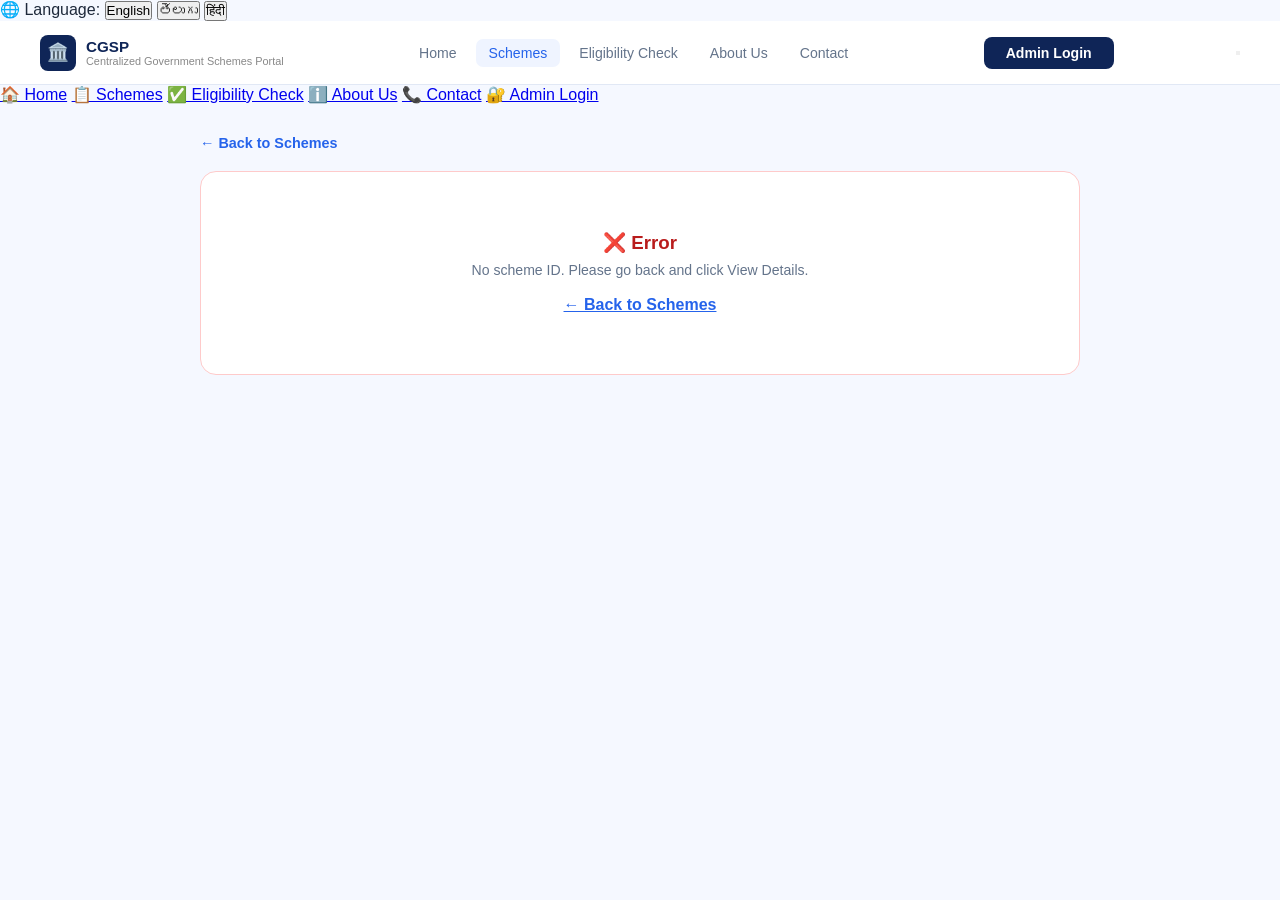
<file: frontend/scheme-detail.html>
<!DOCTYPE html>
<html lang="en">
<head>
<meta charset="UTF-8">
<meta name="viewport" content="width=device-width, initial-scale=1.0">
<title>Scheme Details - CGSP</title>
<style>
*{margin:0;padding:0;box-sizing:border-box;}
body{font-family:'Segoe UI',sans-serif;background:#f5f8ff;color:#1e293b;}
nav{display:flex;align-items:center;justify-content:space-between;padding:0 40px;height:64px;background:#fff;border-bottom:1.5px solid #e1e8f5;position:sticky;top:0;z-index:200;}
.nav-brand{display:flex;align-items:center;gap:10px;cursor:pointer;}
.nav-icon{width:36px;height:36px;background:#0f2557;border-radius:8px;display:flex;align-items:center;justify-content:center;font-size:1.1rem;}
.nav-links{display:flex;gap:6px;list-style:none;}
.nav-links a{padding:6px 13px;border-radius:7px;font-size:0.88rem;color:#64748b;text-decoration:none;font-weight:500;}
.nav-links a:hover,.nav-links a.active{color:#2563eb;background:#eff4ff;}
.btn-admin{background:#0f2557;color:#fff;padding:8px 22px;border-radius:8px;font-size:0.88rem;font-weight:600;text-decoration:none;}
.page{padding:30px 60px 60px;max-width:1000px;margin:auto;}
.back-btn{display:inline-flex;align-items:center;gap:6px;color:#2563eb;font-size:0.9rem;font-weight:600;text-decoration:none;margin-bottom:20px;cursor:pointer;background:none;border:none;padding:0;font-family:'Segoe UI',sans-serif;}
.back-btn:hover{text-decoration:underline;}
.card{background:#fff;border-radius:16px;border:1.5px solid #e1e8f5;overflow:hidden;}
.card-top{display:flex;justify-content:space-between;align-items:flex-start;padding:30px 32px 22px;border-bottom:1.5px solid #f0f4ff;}
.badge{display:inline-block;padding:4px 12px;border-radius:12px;font-size:0.75rem;font-weight:700;margin-bottom:10px;}
.bs{background:#dbeafe;color:#1d4ed8;}
.ba{background:#dcfce7;color:#15803d;}
.bd{background:#ede9fe;color:#7c3aed;}
.bh{background:#fee2e2;color:#b91c1c;}
.card-top h1{font-size:1.5rem;color:#0f2557;font-weight:800;margin-bottom:8px;line-height:1.3;}
.card-top p{color:#64748b;font-size:0.92rem;line-height:1.75;max-width:560px;}
.card-icon{font-size:3.5rem;margin-left:16px;flex-shrink:0;}
.meta-bar{display:flex;gap:12px;flex-wrap:wrap;padding:18px 32px;background:#f8faff;border-bottom:1.5px solid #f0f4ff;}
.chip{display:flex;align-items:center;gap:6px;background:#fff;border:1.5px solid #e1e8f5;border-radius:8px;padding:7px 13px;font-size:0.82rem;color:#64748b;}
.chip strong{color:#1e293b;}
.tabs{display:flex;border-bottom:2px solid #e1e8f5;padding:0 32px;}
.tab{padding:13px 18px;font-size:0.88rem;font-weight:600;color:#64748b;cursor:pointer;border:none;background:none;border-bottom:2.5px solid transparent;margin-bottom:-2px;font-family:'Segoe UI',sans-serif;}
.tab:hover{color:#2563eb;}
.tab.active{color:#2563eb;border-bottom-color:#2563eb;}
.tc{display:none;padding:24px 32px;}
.tc.active{display:block;}
.two{display:grid;grid-template-columns:1fr 1fr;gap:18px;}
.box{background:#f8faff;border-radius:12px;padding:18px;border:1.5px solid #e1e8f5;}
.box h4{font-size:0.93rem;color:#0f2557;font-weight:700;margin-bottom:12px;padding-bottom:8px;border-bottom:1px solid #e1e8f5;}
.box ul{list-style:none;}
.box ul li{padding:6px 0;border-bottom:1px solid #f0f4ff;font-size:0.87rem;color:#444;display:flex;gap:7px;}
.box ul li:last-child{border:none;}
.box p{font-size:0.88rem;color:#444;line-height:1.75;}
.apply-bar{padding:22px 32px;border-top:1.5px solid #f0f4ff;background:#f8faff;display:flex;gap:12px;flex-wrap:wrap;align-items:center;}
.btn-apply{display:inline-flex;align-items:center;gap:7px;background:#0f2557;color:#fff;padding:12px 26px;border-radius:10px;text-decoration:none;font-size:0.93rem;font-weight:700;transition:all 0.18s;}
.btn-apply:hover{background:#2563eb;transform:translateY(-2px);}
.btn-green{display:inline-flex;align-items:center;gap:7px;background:#16a34a;color:#fff;padding:12px 26px;border-radius:10px;text-decoration:none;font-size:0.93rem;font-weight:700;transition:all 0.18s;}
.btn-green:hover{background:#15803d;transform:translateY(-2px);}
.btn-grey{display:inline-flex;align-items:center;gap:7px;background:#94a3b8;color:#fff;padding:12px 26px;border-radius:10px;font-size:0.93rem;font-weight:700;cursor:not-allowed;}
.note{font-size:0.8rem;color:#64748b;width:100%;margin-top:2px;}
.loading{text-align:center;padding:60px;background:#fff;border-radius:16px;border:1.5px solid #e1e8f5;color:#64748b;}
.err{text-align:center;padding:60px;background:#fff;border-radius:16px;border:1.5px solid #fecaca;}
.err h3{color:#b91c1c;margin-bottom:8px;}
.err p{color:#64748b;font-size:0.88rem;}
</style>
</head>
<body>
  <div class="lang-bar">
  <span>🌐 Language:</span>
  <button class="lang-btn active" data-language="en" onclick="applyLanguage('en')">English</button>
  <button class="lang-btn" data-language="te" onclick="applyLanguage('te')">తెలుగు</button>
  <button class="lang-btn" data-language="hi" onclick="applyLanguage('hi')">हिंदी</button>
</div>

<nav>
  <div class="nav-brand" onclick="location.href='index.html'">
    <div class="nav-icon">🏛️</div>
    <div>
      <div style="font-weight:700;color:#0f2557;font-size:0.95rem">CGSP</div>
      <div style="font-size:0.68rem;color:#888">Centralized Government Schemes Portal</div>
    </div>
  </div>
  <ul class="nav-links">
    <li><a href="index.html">Home</a></li>
    <li><a href="schemes.html" class="active">Schemes</a></li>
    <li><a href="eligibility.html">Eligibility Check</a></li>
    <li><a href="about.html">About Us</a></li>
    <li><a href="contact.html">Contact</a></li>
  </ul>
  <a href="admin-login.html" class="btn-admin">Admin Login</a>


<!-- HAMBURGER -->
<button class="hamburger" id="hamburger" onclick="toggleMenu()">
  <span></span>
  <span></span>
  <span></span>
</button>
</nav>
<!-- MOBILE MENU -->
<div class="mobile-menu" id="mobile-menu">
  <a href="index.html">🏠 Home</a>
  <a href="schemes.html">📋 Schemes</a>
  <a href="eligibility.html">✅ Eligibility Check</a>
  <a href="about.html">ℹ️ About Us</a>
  <a href="contact.html">📞 Contact</a>
  <a href="admin-login.html" class="mob-admin">🔐 Admin Login</a>
</div>

<div class="page">
  <button class="back-btn" onclick="location.href='schemes.html'">← Back to Schemes</button>
  <div id="content">
    <div class="loading">
      <div style="font-size:2rem;margin-bottom:12px">⏳</div>
      <p>Loading scheme details...</p>
    </div>
  </div>
</div>

<script>
const API = 'https://cgsp-portal.onrender.com/api';

const BADGE = {'Student':'bs','Agriculture':'ba','Physically Challenged':'bd','Health & Wellness':'bh'};
const ICON  = {'Student':'🎓','Agriculture':'🌱','Physically Challenged':'♿','Health & Wellness':'❤️'};

async function load() {
  const id = new URLSearchParams(window.location.search).get('id');
  if (!id) { showErr('No scheme ID. Please go back and click View Details.'); return; }

  try {
    const res = await fetch(API + '/schemes/' + id);
    if (!res.ok) { showErr('Scheme not found.'); return; }
    const s = await res.json();
    render(s);
  } catch(e) {
    showErr('Cannot connect to server.<br>Make sure backend is running:<br><code>node server.js</code> in backend folder.');
  }
}

function showErr(msg) {
  document.getElementById('content').innerHTML =
    '<div class="err"><h3>❌ Error</h3><p>' + msg + '</p><br><a href="schemes.html" style="color:#2563eb;font-weight:600">← Back to Schemes</a></div>';
}

function render(s) {
  const elig = s.eligibility_criteria ? s.eligibility_criteria.split(',').map(x=>x.trim()).filter(x=>x) : ['Visit official website'];
  const bens = s.key_benefits        ? s.key_benefits.split(',').map(x=>x.trim()).filter(x=>x)        : ['Visit official website'];
  const docs = s.required_documents  ? s.required_documents.split(',').map(x=>x.trim()).filter(x=>x)  : ['Visit official website'];

  const hasLink = s.official_link && 
                s.official_link.trim() !== '' && 
                s.official_link !== 'null' && 
                s.official_link !== 'undefined' &&
                s.official_link !== null &&
                s.official_link.startsWith('http');
  
     const link = (s.official_link && s.official_link.trim() !== '' && s.official_link !== 'null' && s.official_link !== 'undefined' && s.official_link !== null) ? s.official_link.trim() : null;

  const officialBtn = link
    ? `<a href="${link}" target="_blank" rel="noopener noreferrer" class="btn-green">🌐 Visit Official Website</a>`
    : `<span class="btn-grey">🌐 No Official Link Added</span>`;

  const applyBtn = link
    ? `<a href="${link}" target="_blank" rel="noopener noreferrer" class="btn-apply">📝 Apply Now</a>`
    : `<span class="btn-grey" title="No official link available">📝 Apply Now</span>`;           
  document.getElementById('content').innerHTML = `
  <div class="card">
    <div class="card-top">
      <div>
        <span class="badge ${BADGE[s.category]||'bs'}">${s.category}</span>
        <h1>${s.title}</h1>
        <p>${s.description||''}</p>
      </div>
      <div class="card-icon">${ICON[s.category]||'🏛️'}</div>
    </div>
    <div class="meta-bar">
      <div class="chip">🏛️ <strong>${s.department||'Government of India'}</strong></div>
      <div class="chip">💰 Income: <strong>${s.income_limit||'N/A'}</strong></div>
      <div class="chip">🎁 Benefit: <strong>${s.benefit_amount||'Variable'}</strong></div>
      <div class="chip">💻 Mode: <strong>${s.application_mode||'Online'}</strong></div>
    </div>
    <div class="tabs">
      <button class="tab active" onclick="switchTab('overview',this)">Overview</button>
      <button class="tab" onclick="switchTab('eligibility',this)">Eligibility</button>
      <button class="tab" onclick="switchTab('benefits',this)">Benefits</button>
      <button class="tab" onclick="switchTab('documents',this)">Documents</button>
    </div>
    <div class="tc active" id="tc-overview">
      <div class="two">
        <div class="box"><h4>📋 About</h4><p>${s.description||''}</p></div>
        <div class="box"><h4>👤 Who Can Apply</h4><ul>${elig.map(e=>'<li>✅ '+e+'</li>').join('')}</ul></div>
      </div>
      <div class="two" style="margin-top:16px">
        <div class="box"><h4>🎁 Benefits</h4><ul>${bens.map(b=>'<li>⭐ '+b+'</li>').join('')}</ul></div>
        <div class="box"><h4>📄 Documents</h4><ul>${docs.map(d=>'<li>📎 '+d+'</li>').join('')}</ul></div>
      </div>
    </div>
    <div class="tc" id="tc-eligibility">
      <div class="box"><h4>✅ Eligibility Criteria</h4><ul>${elig.map(e=>'<li>✅ '+e+'</li>').join('')}</ul></div>
    </div>
    <div class="tc" id="tc-benefits">
      <div class="box"><h4>🎁 Key Benefits</h4><ul>${bens.map(b=>'<li>⭐ '+b+'</li>').join('')}</ul></div>
    </div>
    <div class="tc" id="tc-documents">
      <div class="box"><h4>📄 Required Documents</h4><ul>${docs.map(d=>'<li>📎 '+d+'</li>').join('')}</ul></div>
    </div>
    <div class="apply-bar">
      ${applyBtn}
      ${officialBtn}
      <p class="note">🔒 Apply Now and Visit Official Website both open the official government website in a new tab.</p>
    </div>
  </div>`;
}

function switchTab(name, btn) {
  document.querySelectorAll('.tab').forEach(b=>b.classList.remove('active'));
  document.querySelectorAll('.tc').forEach(t=>t.classList.remove('active'));
  btn.classList.add('active');
  document.getElementById('tc-'+name).classList.add('active');
}

load();
</script>
<script src="js/language.js"></script>
<script src="js/main.js"></script>
<script>window.addEventListener('load', initLanguage);</script>
</body>
</html>
</file>
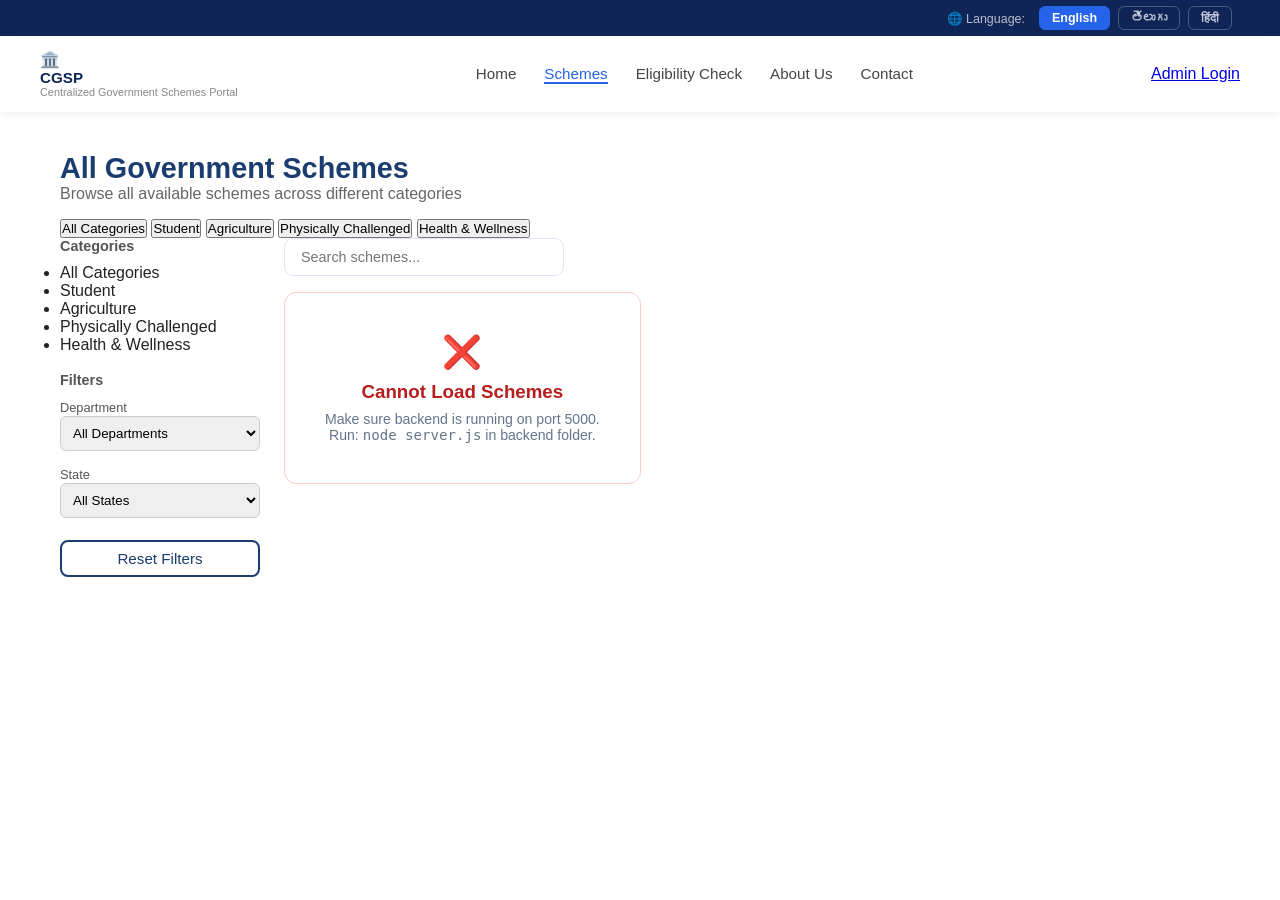
<file: frontend/schemes.html>
<!DOCTYPE html>
<html lang="en">
<head>
  <meta charset="UTF-8">
  <meta name="viewport" content="width=device-width, initial-scale=1.0">
  <title>All Schemes - cgsp</title>
  <link rel="stylesheet" href="css/style.css">
</head>
<body>
  <div class="lang-bar">
  <span>🌐 Language:</span>
  <button class="lang-btn active" data-language="en" onclick="applyLanguage('en')">English</button>
  <button class="lang-btn" data-language="te" onclick="applyLanguage('te')">తెలుగు</button>
  <button class="lang-btn" data-language="hi" onclick="applyLanguage('hi')">हिंदी</button>
</div>
<nav>
  <div class="nav-brand" onclick="location.href='index.html'">
    <div class="nav-icon">🏛️</div>
    <div>
      <div style="font-weight:700;color:#0f2557;font-size:0.95rem">CGSP</div>
      <div style="font-size:0.68rem;color:#888">Centralized Government Schemes Portal</div>
    </div>
  </div>
  <ul class="nav-links">
    <li><a href="index.html">Home</a></li>
    <li><a href="schemes.html" class="active">Schemes</a></li>
    <li><a href="eligibility.html">Eligibility Check</a></li>
    <li><a href="about.html">About Us</a></li>
    <li><a href="contact.html">Contact</a></li>
  </ul>
  <a href="admin-login.html" class="btn-admin">Admin Login</a>
  <button class="hamburger" id="hamburger" onclick="toggleMenu()">
    <span></span>
    <span></span>
    <span></span>
  </button>
</nav>

<!-- MOBILE MENU -->
<div class="mobile-menu" id="mobile-menu">
  <a href="index.html">🏠 Home</a>
  <a href="schemes.html">📋 Schemes</a>
  <a href="eligibility.html">✅ Eligibility Check</a>
  <a href="about.html">ℹ️ About Us</a>
  <a href="contact.html">📞 Contact</a>
  <a href="admin-login.html" class="mob-admin" style="background:#0f2557;color:#fff;text-align:center;border-radius:8px;margin-top:8px">🔐 Admin Login</a>
</div>
<div class="schemes-page">
  <h1 data-lang="schemes_title">All Government Schemes</h1>
  <p style="color:#666;margin-bottom:16px">Browse all available schemes across different categories</p>
<div class="cat-tabs-bar">
  <button class="ctab active" onclick="filterSchemes('All',this)">All Categories</button>
  <button class="ctab" onclick="filterSchemes('Student',this)">Student</button>
  <button class="ctab" onclick="filterSchemes('Agriculture',this)">Agriculture</button>
  <button class="ctab" onclick="filterSchemes('Physically Challenged',this)">Physically Challenged</button>
  <button class="ctab" onclick="filterSchemes('Health & Wellness',this)">Health & Wellness</button>
</div>
  <div class="schemes-layout">
    <div class="sidebar">
      <h4>Categories</h4>
    
<ul class="s-sidebar-list" id="sidebar-cats">
  <li class="active" onclick="filterSchemes('All',null)">All Categories</li>
  <li onclick="filterSchemes('Student',null)">Student</li>
  <li onclick="filterSchemes('Agriculture',null)">Agriculture</li>
  <li onclick="filterSchemes('Physically Challenged',null)">Physically Challenged</li>
  <li onclick="filterSchemes('Health & Wellness',null)">Health & Wellness</li>
</ul>

      <br>
      <h4>Filters</h4>
      <label style="font-size:0.8rem;color:#555">Department</label>
      <select><option>All Departments</option></select>
      <label style="font-size:0.8rem;color:#555">State</label>
      <select><option>All States</option></select>
      <button class="btn-outline" style="width:100%;margin-top:8px;padding:8px">Reset Filters</button>
    </div>
    <div>
      <div style="display:flex;gap:10px;margin-bottom:16px">
   <input type="text"
  id="schemes-search"
  placeholder="Search schemes..."
  oninput="loadSchemes()"
  onkeypress="if(event.key==='Enter') loadSchemes()"
  style="padding:10px 16px;border:1.5px solid #e1e8f5;
  border-radius:9px;width:280px;font-size:0.9rem">
      </div>
      <div class="schemes-grid" id="schemes-grid">
        <p>Loading schemes...</p>
      </div>
    </div>
  </div>
</div>


<script src="js/schemes.js"></script>
<script>
// HAMBURGER FIX FOR SCHEMES PAGE
function toggleMenu() {
  const menu = document.getElementById('mobile-menu');
  const hamburger = document.getElementById('hamburger');
  if (menu) menu.classList.toggle('open');
  if (hamburger) hamburger.classList.toggle('open');
}

// Close menu when clicking outside
document.addEventListener('click', function(e) {
  const menu = document.getElementById('mobile-menu');
  const hamburger = document.getElementById('hamburger');
  if (menu && hamburger) {
    if (!menu.contains(e.target) && !hamburger.contains(e.target)) {
      menu.classList.remove('open');
      hamburger.classList.remove('open');
    }
  }
});
</script>
<script src="js/main.js"></script>
<script src="js/language.js"></script>
<script>
  window.addEventListener('load', initLanguage);
</script>
</body>
</html>
</file>
<file: frontend/css/style.css>
/* ===== LANGUAGE BAR ===== */
.lang-bar {
  background: #0f2557;
  padding: 6px 48px;
  display: flex;
  align-items: center;
  justify-content: flex-end;
  gap: 8px;
}
.lang-bar span {
  color: rgba(255,255,255,0.7);
  font-size: 0.78rem;
  margin-right: 6px;
}
.lang-btn {
  background: transparent;
  color: rgba(255,255,255,0.75);
  border: 1.5px solid rgba(255,255,255,0.25);
  padding: 4px 12px;
  border-radius: 6px;
  font-size: 0.78rem;
  font-weight: 600;
  cursor: pointer;
  transition: all 0.18s;
  font-family: 'Segoe UI', sans-serif;
}
.lang-btn:hover {
  background: rgba(255,255,255,0.15);
  color: #fff;
  border-color: rgba(255,255,255,0.5);
}
.lang-btn.active {
  background: #2563eb;
  color: #fff;
  border-color: #2563eb;
}
* { margin: 0; padding: 0; box-sizing: border-box; }
body { font-family: 'Segoe UI', sans-serif; color: #222; }
:root {
  --primary: #1a3c6e;
  --accent: #2563eb;
  --light-bg: #f0f4ff;
  --card-shadow: 0 2px 12px rgba(0,0,0,0.08);
}

/* NAVBAR */
nav {
  display: flex; align-items: center; justify-content: space-between;
  padding: 14px 40px; background: #fff;
  box-shadow: 0 2px 8px rgba(0,0,0,0.07); position: sticky; top: 0; z-index: 100;
}
.nav-logo { display: flex; align-items: center; gap: 10px; }
.nav-logo img { width: 40px; }
.nav-logo span { font-weight: 700; font-size: 1rem; color: var(--primary); }
.nav-links { display: flex; gap: 28px; list-style: none; }
.nav-links a { text-decoration: none; color: #444; font-size: 0.95rem; }
.nav-links a:hover, .nav-links a.active { color: var(--accent); border-bottom: 2px solid var(--accent); }
.btn-login { background: var(--primary); color: #fff; padding: 8px 22px; border-radius: 6px; text-decoration: none; font-size: 0.9rem; }

/* HERO */
.hero { background: linear-gradient(135deg, #e8eef8 0%, #f5f7ff 100%); padding: 60px 80px; display: flex; align-items: center; justify-content: space-between; min-height: 420px; }
.hero-text h1 { font-size: 2.4rem; color: var(--primary); line-height: 1.3; max-width: 500px; }
.hero-text p { margin: 16px 0 24px; color: #555; max-width: 440px; line-height: 1.7; }
.hero-search { display: flex; gap: 10px; margin-bottom: 20px; }
.hero-search input { padding: 12px 18px; border: 1px solid #ccc; border-radius: 8px; width: 320px; font-size: 1rem; }
.hero-search button { padding: 12px 18px; background: var(--accent); color: #fff; border: none; border-radius: 8px; cursor: pointer; }
.hero-btns { display: flex; gap: 14px; }
.btn-primary { background: var(--primary); color: #fff; padding: 12px 24px; border-radius: 8px; text-decoration: none; font-size: 0.95rem; border: none; cursor: pointer; }
.btn-outline { background: transparent; color: var(--primary); padding: 12px 24px; border-radius: 8px; border: 2px solid var(--primary); text-decoration: none; font-size: 0.95rem; cursor: pointer; }
.hero-img img { width: 380px; border-radius: 16px; }

/* CATEGORIES */
.categories { padding: 50px 80px; text-align: center; }
.categories h2 { font-size: 1.6rem; color: var(--primary); }
.categories p { color: #666; margin-bottom: 30px; }
.cat-grid { display: grid; grid-template-columns: repeat(4, 1fr); gap: 20px; }
.cat-card { background: #fff; border: 1px solid #e2e8f0; border-radius: 12px; padding: 28px 20px; text-align: center; cursor: pointer; transition: all 0.2s; }
.cat-card:hover { box-shadow: var(--card-shadow); transform: translateY(-4px); }
.cat-icon { font-size: 2rem; margin-bottom: 12px; }
.cat-card h3 { color: var(--primary); font-size: 1rem; margin-bottom: 6px; }
.cat-card p { font-size: 0.82rem; color: #666; margin-bottom: 12px; }
.cat-card a { color: var(--accent); text-decoration: none; font-size: 0.88rem; font-weight: 600; }

/* STATS */
.stats { background: var(--primary); color: #fff; padding: 30px 80px; display: grid; grid-template-columns: repeat(4, 1fr); text-align: center; }
.stat h3 { font-size: 2rem; }
.stat p { font-size: 0.9rem; opacity: 0.85; }

/* SCHEMES LIST */
.schemes-page { padding: 40px 60px; }
.schemes-page h1 { font-size: 1.8rem; color: var(--primary); }
.filter-bar { display: flex; gap: 10px; margin: 20px 0; align-items: center; flex-wrap: wrap; }
.filter-bar input { padding: 10px 16px; border: 1px solid #ccc; border-radius: 8px; width: 260px; }
.cat-tabs { display: flex; gap: 10px; flex-wrap: wrap; margin-bottom: 20px; }
.cat-tab { padding: 8px 18px; border: 1px solid #ccc; border-radius: 20px; cursor: pointer; font-size: 0.9rem; background: #fff; }
.cat-tab.active { background: var(--primary); color: #fff; border-color: var(--primary); }
.schemes-layout { display: flex; gap: 24px; }
.sidebar { width: 200px; flex-shrink: 0; }
.sidebar h4 { font-size: 0.9rem; color: #555; margin-bottom: 10px; }
.sidebar select { width: 100%; padding: 8px; border: 1px solid #ccc; border-radius: 6px; margin-bottom: 14px; }
.sidebar-cat-list { list-style: none; }
.sidebar-cat-list li { padding: 8px 12px; border-radius: 6px; cursor: pointer; font-size: 0.9rem; color: #444; }
.sidebar-cat-list li.active, .sidebar-cat-list li:hover { background: var(--light-bg); color: var(--accent); font-weight: 600; }
.schemes-grid { display: grid; grid-template-columns: repeat(3, 1fr); gap: 20px; flex: 1; }
.scheme-card { background: #fff; border: 1px solid #e2e8f0; border-radius: 12px; padding: 20px; }
.scheme-card .badge { display: inline-block; padding: 3px 10px; border-radius: 12px; font-size: 0.75rem; font-weight: 600; margin-bottom: 8px; }
.badge-student { background: #dbeafe; color: #1d4ed8; }
.badge-agriculture { background: #dcfce7; color: #166534; }
.badge-disabled { background: #ede9fe; color: #6d28d9; }
.badge-health { background: #fee2e2; color: #b91c1c; }
.scheme-card h3 { font-size: 1rem; color: var(--primary); margin-bottom: 6px; }
.scheme-card p { font-size: 0.85rem; color: #666; margin-bottom: 12px; }
.scheme-card .amount { font-weight: 700; color: #166534; font-size: 0.95rem; margin-bottom: 12px; }
.btn-view { background: var(--primary); color: #fff; padding: 8px 16px; border-radius: 6px; text-decoration: none; font-size: 0.85rem; display: inline-block; border: none; cursor: pointer; }

/* ELIGIBILITY */
.eligibility-page { padding: 40px 80px; max-width: 900px; margin: auto; }
.eligibility-page h1 { font-size: 1.8rem; color: var(--primary); margin-bottom: 6px; }
.cat-select-grid { display: grid; grid-template-columns: repeat(4, 1fr); gap: 16px; margin: 20px 0; }
.cat-select-card { border: 2px solid #e2e8f0; border-radius: 10px; padding: 16px; text-align: center; cursor: pointer; transition: all 0.2s; }
.cat-select-card.selected { border-color: var(--accent); background: var(--light-bg); }
.cat-select-card .icon { font-size: 2rem; margin-bottom: 8px; }
.section-title { font-size: 1rem; font-weight: 600; color: var(--primary); margin: 24px 0 12px; }
.form-row { display: grid; grid-template-columns: repeat(3, 1fr); gap: 16px; margin-bottom: 16px; }
.form-group { display: flex; flex-direction: column; gap: 6px; }
.form-group label { font-size: 0.85rem; color: #444; font-weight: 500; }
.form-group input, .form-group select { padding: 10px 14px; border: 1px solid #ccc; border-radius: 8px; font-size: 0.9rem; }
.eligibility-actions { display: flex; gap: 14px; margin-top: 24px; }

/* RESULTS */
.results-page { padding: 40px 80px; max-width: 900px; margin: auto; }
.success-banner { background: #dcfce7; border: 1px solid #86efac; border-radius: 10px; padding: 16px 20px; display: flex; align-items: center; gap: 12px; margin-bottom: 24px; color: #166534; }
.result-card { background: #fff; border: 1px solid #e2e8f0; border-radius: 10px; padding: 18px 20px; margin-bottom: 14px; display: flex; justify-content: space-between; align-items: center; }
.result-card-left h3 { font-size: 1rem; color: var(--primary); margin-bottom: 4px; }
.result-card-left p { font-size: 0.84rem; color: #666; }
.result-card-right { text-align: right; }
.result-card-right .amount { font-weight: 700; color: #166534; font-size: 0.95rem; }
.result-card-right a { color: var(--accent); text-decoration: none; font-size: 0.85rem; display: block; margin-top: 4px; }

/* DASHBOARD */
.dashboard-layout { display: flex; min-height: 100vh; }
.sidebar-dash { width: 220px; background: var(--primary); color: #fff; padding: 20px 0; flex-shrink: 0; }
.sidebar-dash .logo { padding: 0 20px 20px; border-bottom: 1px solid rgba(255,255,255,0.1); font-weight: 700; font-size: 1rem; }
.sidebar-dash ul { list-style: none; margin-top: 20px; }
.sidebar-dash ul li a { display: flex; align-items: center; gap: 10px; padding: 12px 20px; color: rgba(255,255,255,0.8); text-decoration: none; font-size: 0.9rem; }
.sidebar-dash ul li a:hover, .sidebar-dash ul li.active a { background: rgba(255,255,255,0.1); color: #fff; }
.dash-main { flex: 1; padding: 30px 40px; background: #f8fafc; }
.dash-main h1 { font-size: 1.5rem; color: var(--primary); }
.stats-grid { display: grid; grid-template-columns: repeat(4, 1fr); gap: 16px; margin: 24px 0; }
.stat-card { background: #fff; border-radius: 10px; padding: 20px; text-align: center; box-shadow: var(--card-shadow); }
.stat-card .num { font-size: 2rem; font-weight: 700; }
.stat-card .label { font-size: 0.85rem; color: #888; }
.dash-row { display: grid; grid-template-columns: 1fr 1fr; gap: 20px; margin-bottom: 24px; }
.dash-card { background: #fff; border-radius: 10px; padding: 20px; box-shadow: var(--card-shadow); }
.dash-card h3 { font-size: 1rem; color: var(--primary); margin-bottom: 14px; }
.dash-card ul { list-style: none; }
.dash-card ul li { padding: 8px 0; border-bottom: 1px solid #f0f0f0; font-size: 0.88rem; color: #444; }
.quick-links { display: grid; grid-template-columns: repeat(4, 1fr); gap: 14px; }
.quick-link-card { background: #fff; border-radius: 10px; padding: 20px; text-align: center; box-shadow: var(--card-shadow); cursor: pointer; text-decoration: none; color: var(--primary); font-size: 0.9rem; font-weight: 500; }
.quick-link-card .ql-icon { font-size: 1.8rem; margin-bottom: 8px; }

/* AUTH */
.auth-page { min-height: 100vh; display: flex; align-items: center; justify-content: center; background: var(--light-bg); }
.auth-box { background: #fff; border-radius: 16px; padding: 40px; width: 420px; box-shadow: var(--card-shadow); }
.auth-box h2 { color: var(--primary); margin-bottom: 6px; }
.auth-box p { color: #888; margin-bottom: 24px; font-size: 0.9rem; }
.auth-box .form-group { margin-bottom: 16px; }
.auth-box .form-group label { display: block; font-size: 0.85rem; color: #444; margin-bottom: 6px; }
.auth-box .form-group input { width: 100%; padding: 11px 14px; border: 1px solid #ccc; border-radius: 8px; font-size: 0.95rem; }
.auth-box .btn-primary { width: 100%; padding: 13px; font-size: 1rem; border-radius: 8px; }
.auth-link { text-align: center; margin-top: 16px; font-size: 0.9rem; color: #666; }
.auth-link a { color: var(--accent); text-decoration: none; font-weight: 600; }

/* ============================================
   MOBILE RESPONSIVE STYLES
   ============================================ */

/* --- HAMBURGER MENU BUTTON --- */
.hamburger {
  display: none;
  flex-direction: column;
  gap: 5px;
  cursor: pointer;
  padding: 4px;
  background: none;
  border: none;
}
.hamburger span {
  display: block;
  width: 24px;
  height: 2.5px;
  background: #0f2557;
  border-radius: 3px;
  transition: all 0.3s;
}
.hamburger.open span:nth-child(1) {
  transform: rotate(45deg) translate(5px, 5px);
}
.hamburger.open span:nth-child(2) {
  opacity: 0;
}
.hamburger.open span:nth-child(3) {
  transform: rotate(-45deg) translate(5px, -5px);
}

/* --- MOBILE MENU OVERLAY --- */
.mobile-menu {
  display: none;
  position: fixed;
  top: 64px;
  left: 0;
  right: 0;
  background: #fff;
  border-bottom: 1.5px solid #e1e8f5;
  padding: 16px 24px;
  z-index: 199;
  box-shadow: 0 4px 20px rgba(0,0,0,0.1);
  flex-direction: column;
  gap: 4px;
}
.mobile-menu.open {
  display: flex;
}
.mobile-menu a {
  padding: 12px 16px;
  border-radius: 8px;
  color: #1e293b;
  text-decoration: none;
  font-size: 0.95rem;
  font-weight: 500;
  transition: background 0.18s;
  border-bottom: 1px solid #f0f4ff;
}
.mobile-menu a:hover {
  background: #eff4ff;
  color: #2563eb;
}
.mobile-menu .mob-admin {
  background: #0f2557;
  color: #fff;
  text-align: center;
  border-radius: 8px;
  margin-top: 8px;
  border: none;
}
.mobile-menu .mob-admin:hover {
  background: #2563eb;
  color: #fff;
}

/* ============================================
   TABLET — max 1024px
   ============================================ */
@media (max-width: 1024px) {
  nav { padding: 0 24px; }
  .hero { padding: 40px 40px 0; }
  .hero-text h1 { font-size: 2rem; }
  .section { padding: 40px 40px; }
  .cat-grid { grid-template-columns: repeat(2, 1fr); }
  .stats-bar { padding: 28px 40px; }
  .schemes-page { padding: 30px 40px; }
  .schemes-grid { grid-template-columns: repeat(2, 1fr); }
  .elig-page { padding: 30px 40px; }
  .results-page { padding: 30px 40px; }
  .detail-page { padding: 24px 40px 40px; }
  .team-grid { grid-template-columns: repeat(2, 1fr); }
  .two-col { grid-template-columns: 1fr; }
  .stat-cards { grid-template-columns: repeat(2, 1fr); }
  .dash-row { grid-template-columns: 1fr; }
  .quick-links-grid { grid-template-columns: repeat(2, 1fr); }
}

/* ============================================
   MOBILE — max 768px
   ============================================ */
@media (max-width: 768px) {

  /* NAV */
  nav {
    padding: 0 16px;
    height: 60px;
    position: relative;
  }
  .nav-links { display: none; }
  .btn-admin { display: none; }
  .hamburger { display: flex; }

  /* LANGUAGE BAR */
  .lang-bar {
    padding: 6px 16px;
    justify-content: center;
    gap: 6px;
  }
  .lang-btn { padding: 3px 10px; font-size: 0.72rem; }

  /* HERO */
  .hero {
    padding: 32px 16px 0;
    flex-direction: column;
    min-height: auto;
    text-align: center;
  }
  .hero-text h1 { font-size: 1.6rem; margin-bottom: 12px; }
  .hero-text p { font-size: 0.88rem; margin-bottom: 18px; }
  .hero-search { flex-direction: row; }
  .hero-search input { width: 100%; }
  .hero-btns { justify-content: center; flex-wrap: wrap; }
  .hero-btns .btn-primary,
  .hero-btns .btn-outline { width: 100%; text-align: center; }
  .hero-visual { display: none; }

  /* SECTIONS */
  .section { padding: 32px 16px; }
  .section-header h2 { font-size: 1.4rem; }

  /* CATEGORY GRID */
  .cat-grid { grid-template-columns: repeat(2, 1fr); gap: 12px; }
  .cat-card { padding: 18px 14px; }
  .cat-icon-wrap { width: 44px; height: 44px; font-size: 1.3rem; }
  .cat-card h3 { font-size: 0.9rem; }
  .cat-card p { font-size: 0.75rem; }

  /* STATS */
  .stats-bar {
    padding: 20px 12px;
    grid-template-columns: repeat(2, 1fr);
    gap: 12px;
    width: 100%;
    overflow: hidden;
  }
  .stat-item {
    border-right: none !important;
    padding: 8px 4px;
  }
  .stat-item h3 { font-size: 1.3rem; }
  .stat-item p { font-size: 0.72rem; }

  /* SCHEMES PAGE */
  .schemes-page { padding: 20px 16px; }
  .schemes-page h1 { font-size: 1.4rem; }
  .cat-tabs-bar { gap: 6px; }
  .ctab { padding: 6px 12px; font-size: 0.78rem; }
  .schemes-layout { flex-direction: column; }
  .s-sidebar { width: 100%; }
  .s-sidebar-list { display: flex; flex-wrap: wrap; gap: 6px; margin-bottom: 16px; }
  .s-sidebar-list li { padding: 6px 12px; border-radius: 20px; border: 1px solid #e1e8f5; font-size: 0.82rem; }
  .schemes-grid { grid-template-columns: 1fr; gap: 14px; }
  .scheme-card { padding: 16px; }
  .scheme-card h3 { font-size: 0.93rem; }

  /* ELIGIBILITY */
  .elig-page { padding: 20px 16px; }
  .elig-page h1 { font-size: 1.4rem; }
  .elig-cat-grid { grid-template-columns: repeat(2, 1fr); gap: 10px; }
  .elig-cat-card { padding: 14px 10px; }
  .elig-cat-card .eic { font-size: 1.6rem; }
  .elig-cat-card strong { font-size: 0.82rem; }
  .form-section { padding: 16px; }
  .form-row { grid-template-columns: 1fr; gap: 12px; }
  .form-row-2 { grid-template-columns: 1fr; }
  .elig-actions { flex-direction: column; }
  .elig-actions .btn-primary,
  .elig-actions .btn-outline { width: 100%; text-align: center; padding: 13px; }

  /* RESULTS */
  .results-page { padding: 20px 16px; }
  .result-card { flex-direction: column; gap: 12px; }
  .rc-right { text-align: left; margin-left: 0; }

  /* SCHEME DETAIL */
  .detail-page { padding: 16px 16px 40px; }
  .detail-top { flex-direction: column; }
  .detail-icon { display: none; }
  .detail-top h1 { font-size: 1.3rem; }
  .meta-bar { padding: 14px 16px; gap: 8px; }
  .meta-chip { font-size: 0.76rem; padding: 6px 10px; }
  .tabs-bar { padding: 0 16px; overflow-x: auto; }
  .tab-btn { padding: 10px 14px; font-size: 0.82rem; white-space: nowrap; }
  .tab-content { padding: 18px 16px; }
  .two-col { grid-template-columns: 1fr; gap: 12px; }
  .apply-bar { padding: 16px; flex-direction: column; }
  .btn-apply { width: 100%; text-align: center; justify-content: center; }
  .btn-green { width: 100%; text-align: center; justify-content: center; }
  .btn-grey { width: 100%; text-align: center; justify-content: center; }

  /* ABOUT PAGE */
  .about-hero { padding: 40px 16px; }
  .about-hero h1 { font-size: 1.8rem; }
  .mission-section { padding: 32px 16px; }
  .mission-grid { grid-template-columns: 1fr; gap: 14px; }
  .stats-strip { padding: 24px 16px; grid-template-columns: repeat(2,1fr); gap: 16px; }
  .strip-stat { border-right: none !important; }
  .team-section { padding: 32px 16px; }
  .team-grid { grid-template-columns: 1fr; gap: 16px; }
  .tech-grid { grid-template-columns: repeat(2,1fr); }
  .project-section { padding: 32px 16px; }
  .project-box { padding: 20px 16px; }

  /* CONTACT PAGE */
  .contact-hero { padding: 40px 16px; }
  .contact-hero h1 { font-size: 1.8rem; }
  .contact-section { padding: 32px 16px; }
  .contact-grid { grid-template-columns: 1fr; gap: 16px; }
  .team-contact-section { padding: 0 16px 32px; }
  .team-contact-grid { grid-template-columns: 1fr; gap: 14px; }
  .info-section { padding: 0 16px 32px; }
  .info-box { grid-template-columns: 1fr; gap: 20px; padding: 20px 16px; }

  /* ADMIN LOGIN */
  .auth-page { padding: 20px 16px; align-items: flex-start; padding-top: 40px; }
  .box { width: 100%; padding: 28px 20px; }

  /* DASHBOARD */
  .dash-layout { flex-direction: column; }
  .dash-sidebar { width: 100%; height: auto; position: static; }
  .dash-sidebar ul { display: flex; flex-wrap: wrap; padding: 8px; }
  .dash-sidebar ul li a { padding: 8px 12px; font-size: 0.78rem; border-left: none !important; }
  .dash-main { padding: 16px; }
  .dash-main h1 { font-size: 1.2rem; }
  .stat-cards { grid-template-columns: repeat(2,1fr); gap: 12px; }
  .stat-card { padding: 16px; }
  .stat-num { font-size: 1.6rem; }
  .dash-row { grid-template-columns: 1fr; gap: 14px; }
  .quick-links-grid { grid-template-columns: repeat(2,1fr); gap: 12px; }
  .ql-card { padding: 16px 12px; }

  /* ADMIN DASHBOARD */
  .admin-layout { flex-direction: column; }
  .admin-sidebar { width: 100%; height: auto; position: static; }
  .admin-sidebar .sidebar-nav { display: flex; flex-wrap: wrap; padding: 8px; }
  .admin-sidebar .sidebar-nav a { padding: 8px 12px; font-size: 0.78rem; border-left: none !important; }
  .admin-main { margin-left: 0; padding: 16px; }
  .admin-topbar { flex-direction: column; align-items: flex-start; gap: 6px; margin-bottom: 16px; }
  .stat-cards-admin { grid-template-columns: repeat(2,1fr) !important; }
  .form-grid { grid-template-columns: 1fr !important; }
  table { font-size: 0.78rem; }
  th, td { padding: 8px 10px; }
}

/* ============================================
   SMALL MOBILE — max 480px
   ============================================ */
@media (max-width: 480px) {
  .cat-grid { grid-template-columns: 1fr; }
  .elig-cat-grid { grid-template-columns: 1fr; }
  .stat-cards { grid-template-columns: 1fr; }
  .quick-links-grid { grid-template-columns: 1fr; }
  .tech-grid { grid-template-columns: 1fr; }
  .hero-text h1 { font-size: 1.4rem; }
  .schemes-grid { grid-template-columns: 1fr; }
  .team-contact-grid { grid-template-columns: 1fr; }
}

/* HAMBURGER FIX */
@media (max-width: 768px) {
  .hamburger {
    display: flex !important;
    z-index: 300;
    position: relative;
  }

  .mobile-menu {
    z-index: 299;
    top: 60px;
  }

  /* Stats bar full fix */
  .stats-bar {
    display: grid !important;
    grid-template-columns: repeat(2, 1fr) !important;
    width: 100% !important;
    overflow: hidden !important;
    padding: 20px 16px !important;
  }

  .stat-item {
    width: 100% !important;
    overflow: hidden !important;
  }

  .stat-item h3 {
    font-size: 1.3rem !important;
    white-space: nowrap;
  }

  .stat-item p {
    font-size: 0.72rem !important;
    white-space: nowrap;
  }
}

/* Extra small screens */
@media (max-width: 380px) {
  .stat-item h3 { font-size: 1.1rem !important; }
  .stat-item p { font-size: 0.65rem !important; }
  nav { padding: 0 10px !important; }
}
</file>
